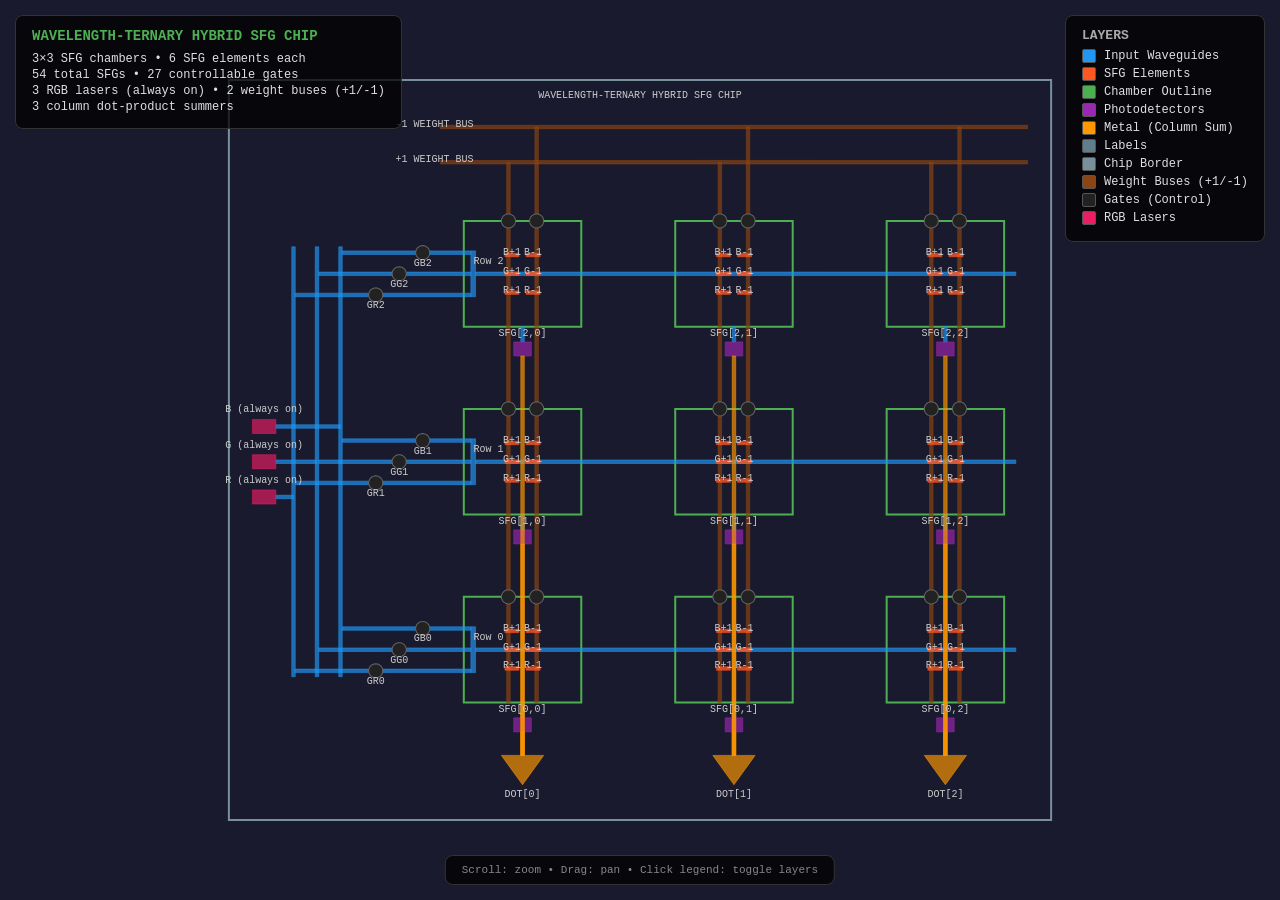
<file: gds/viewer.html>
<!DOCTYPE html>
<html>
<head>
<title>Wavelength-Ternary Hybrid SFG Chip - GDS Viewer</title>
<style>
* { margin: 0; padding: 0; box-sizing: border-box; }
body { background: #1a1a2e; font-family: 'Courier New', monospace; color: #e0e0e0; overflow: hidden; }
canvas { display: block; cursor: grab; }
canvas:active { cursor: grabbing; }
#hud { position: fixed; top: 15px; left: 15px; background: rgba(0,0,0,0.75); padding: 12px 16px; border-radius: 8px; border: 1px solid #333; font-size: 12px; z-index: 10; }
#hud h2 { color: #4CAF50; margin-bottom: 8px; font-size: 14px; }
#hud div { margin: 2px 0; }
#legend { position: fixed; top: 15px; right: 15px; background: rgba(0,0,0,0.75); padding: 12px 16px; border-radius: 8px; border: 1px solid #333; font-size: 12px; z-index: 10; }
#legend h3 { color: #aaa; margin-bottom: 6px; font-size: 13px; }
.legend-item { display: flex; align-items: center; gap: 8px; margin: 4px 0; cursor: pointer; }
.legend-item:hover { opacity: 0.8; }
.legend-swatch { width: 14px; height: 14px; border-radius: 2px; border: 1px solid #555; }
#controls { position: fixed; bottom: 15px; left: 50%; transform: translateX(-50%); background: rgba(0,0,0,0.75); padding: 8px 16px; border-radius: 8px; border: 1px solid #333; font-size: 11px; color: #888; z-index: 10; }
</style>
</head>
<body>
<div id="hud">
  <h2>WAVELENGTH-TERNARY HYBRID SFG CHIP</h2>
  <div>3&times;3 SFG chambers &bull; 6 SFG elements each</div>
  <div>54 total SFGs &bull; 27 controllable gates</div>
  <div>3 RGB lasers (always on) &bull; 2 weight buses (+1/-1)</div>
  <div>3 column dot-product summers</div>
</div>
<div id="legend">
  <h3>LAYERS</h3>
</div>
<div id="controls">Scroll: zoom &bull; Drag: pan &bull; Click legend: toggle layers</div>
<canvas id="c"></canvas>
<script>
const DATA = [{"type": "polygon", "points": [[100.0, 349.0], [120.0, 349.0], [120.0, 361.0], [100.0, 361.0]], "color": "#E91E63", "layer": 10, "name": "RGB Lasers"}, {"type": "polygon", "points": [[120.0, 353.5], [135.0, 353.5], [135.0, 356.5], [120.0, 356.5]], "color": "#2196F3", "layer": 1, "name": "Input Waveguides"}, {"type": "polygon", "points": [[133.5, 202.0], [136.5, 202.0], [136.5, 568.0], [133.5, 568.0]], "color": "#2196F3", "layer": 1, "name": "Input Waveguides"}, {"type": "polygon", "points": [[136.5, 205.5], [199.0, 205.5], [199.0, 208.5], [136.5, 208.5]], "color": "#2196F3", "layer": 1, "name": "Input Waveguides"}, {"type": "polygon", "points": [[211.0, 207.0], [210.885, 208.171], [210.543, 209.296], [209.989, 210.333], [209.243, 211.243], [208.333, 211.989], [207.296, 212.543], [206.171, 212.885], [205.0, 213.0], [203.829, 212.885], [202.704, 212.543], [201.667, 211.989], [200.757, 211.243], [200.011, 210.333], [199.457, 209.296], [199.115, 208.171], [199.0, 207.0], [199.115, 205.829], [199.457, 204.704], [200.011, 203.667], [200.757, 202.757], [201.667, 202.011], [202.704, 201.457], [203.829, 201.115], [205.0, 201.0], [206.171, 201.115], [207.296, 201.457], [208.333, 202.011], [209.243, 202.757], [209.989, 203.667], [210.543, 204.704], [210.885, 205.829]], "color": "#111111", "layer": 9, "name": "Gates (Control)"}, {"type": "polygon", "points": [[211.0, 205.5], [286.0, 205.5], [286.0, 208.5], [211.0, 208.5]], "color": "#2196F3", "layer": 1, "name": "Input Waveguides"}, {"type": "polygon", "points": [[136.5, 365.5], [199.0, 365.5], [199.0, 368.5], [136.5, 368.5]], "color": "#2196F3", "layer": 1, "name": "Input Waveguides"}, {"type": "polygon", "points": [[211.0, 367.0], [210.885, 368.171], [210.543, 369.296], [209.989, 370.333], [209.243, 371.243], [208.333, 371.98900000000003], [207.296, 372.543], [206.171, 372.885], [205.0, 373.0], [203.829, 372.885], [202.704, 372.543], [201.667, 371.98900000000003], [200.757, 371.243], [200.011, 370.333], [199.457, 369.296], [199.115, 368.171], [199.0, 367.0], [199.115, 365.829], [199.457, 364.704], [200.011, 363.66700000000003], [200.757, 362.757], [201.667, 362.011], [202.704, 361.457], [203.829, 361.115], [205.0, 361.0], [206.171, 361.115], [207.296, 361.457], [208.333, 362.011], [209.243, 362.757], [209.989, 363.66700000000003], [210.543, 364.704], [210.885, 365.829]], "color": "#111111", "layer": 9, "name": "Gates (Control)"}, {"type": "polygon", "points": [[211.0, 365.5], [286.0, 365.5], [286.0, 368.5], [211.0, 368.5]], "color": "#2196F3", "layer": 1, "name": "Input Waveguides"}, {"type": "polygon", "points": [[136.5, 525.5], [199.0, 525.5], [199.0, 528.5], [136.5, 528.5]], "color": "#2196F3", "layer": 1, "name": "Input Waveguides"}, {"type": "polygon", "points": [[211.0, 527.0], [210.885, 528.171], [210.543, 529.296], [209.989, 530.333], [209.243, 531.243], [208.333, 531.989], [207.296, 532.543], [206.171, 532.885], [205.0, 533.0], [203.829, 532.885], [202.704, 532.543], [201.667, 531.989], [200.757, 531.243], [200.011, 530.333], [199.457, 529.296], [199.115, 528.171], [199.0, 527.0], [199.115, 525.8290000000001], [199.457, 524.7040000000001], [200.011, 523.667], [200.757, 522.7570000000001], [201.667, 522.011], [202.704, 521.457], [203.829, 521.115], [205.0, 521.0], [206.171, 521.115], [207.296, 521.457], [208.333, 522.011], [209.243, 522.7570000000001], [209.989, 523.667], [210.543, 524.7040000000001], [210.885, 525.8290000000001]], "color": "#111111", "layer": 9, "name": "Gates (Control)"}, {"type": "polygon", "points": [[211.0, 525.5], [286.0, 525.5], [286.0, 528.5], [211.0, 528.5]], "color": "#2196F3", "layer": 1, "name": "Input Waveguides"}, {"type": "polygon", "points": [[100.0, 379.0], [120.0, 379.0], [120.0, 391.0], [100.0, 391.0]], "color": "#E91E63", "layer": 10, "name": "RGB Lasers"}, {"type": "polygon", "points": [[120.0, 383.5], [155.0, 383.5], [155.0, 386.5], [120.0, 386.5]], "color": "#2196F3", "layer": 1, "name": "Input Waveguides"}, {"type": "polygon", "points": [[153.5, 202.0], [156.5, 202.0], [156.5, 568.0], [153.5, 568.0]], "color": "#2196F3", "layer": 1, "name": "Input Waveguides"}, {"type": "polygon", "points": [[156.5, 223.5], [219.0, 223.5], [219.0, 226.5], [156.5, 226.5]], "color": "#2196F3", "layer": 1, "name": "Input Waveguides"}, {"type": "polygon", "points": [[231.0, 225.0], [230.885, 226.171], [230.543, 227.296], [229.989, 228.333], [229.243, 229.243], [228.333, 229.989], [227.296, 230.543], [226.171, 230.885], [225.0, 231.0], [223.829, 230.885], [222.704, 230.543], [221.667, 229.989], [220.757, 229.243], [220.011, 228.333], [219.457, 227.296], [219.115, 226.171], [219.0, 225.0], [219.115, 223.829], [219.457, 222.704], [220.011, 221.667], [220.757, 220.757], [221.667, 220.011], [222.704, 219.457], [223.829, 219.115], [225.0, 219.0], [226.171, 219.115], [227.296, 219.457], [228.333, 220.011], [229.243, 220.757], [229.989, 221.667], [230.543, 222.704], [230.885, 223.829]], "color": "#111111", "layer": 9, "name": "Gates (Control)"}, {"type": "polygon", "points": [[231.0, 223.5], [286.0, 223.5], [286.0, 226.5], [231.0, 226.5]], "color": "#2196F3", "layer": 1, "name": "Input Waveguides"}, {"type": "polygon", "points": [[156.5, 383.5], [219.0, 383.5], [219.0, 386.5], [156.5, 386.5]], "color": "#2196F3", "layer": 1, "name": "Input Waveguides"}, {"type": "polygon", "points": [[231.0, 385.0], [230.885, 386.171], [230.543, 387.296], [229.989, 388.333], [229.243, 389.243], [228.333, 389.98900000000003], [227.296, 390.543], [226.171, 390.885], [225.0, 391.0], [223.829, 390.885], [222.704, 390.543], [221.667, 389.98900000000003], [220.757, 389.243], [220.011, 388.333], [219.457, 387.296], [219.115, 386.171], [219.0, 385.0], [219.115, 383.829], [219.457, 382.704], [220.011, 381.66700000000003], [220.757, 380.757], [221.667, 380.011], [222.704, 379.457], [223.829, 379.115], [225.0, 379.0], [226.171, 379.115], [227.296, 379.457], [228.333, 380.011], [229.243, 380.757], [229.989, 381.66700000000003], [230.543, 382.704], [230.885, 383.829]], "color": "#111111", "layer": 9, "name": "Gates (Control)"}, {"type": "polygon", "points": [[231.0, 383.5], [286.0, 383.5], [286.0, 386.5], [231.0, 386.5]], "color": "#2196F3", "layer": 1, "name": "Input Waveguides"}, {"type": "polygon", "points": [[156.5, 543.5], [219.0, 543.5], [219.0, 546.5], [156.5, 546.5]], "color": "#2196F3", "layer": 1, "name": "Input Waveguides"}, {"type": "polygon", "points": [[231.0, 545.0], [230.885, 546.171], [230.543, 547.296], [229.989, 548.333], [229.243, 549.243], [228.333, 549.989], [227.296, 550.543], [226.171, 550.885], [225.0, 551.0], [223.829, 550.885], [222.704, 550.543], [221.667, 549.989], [220.757, 549.243], [220.011, 548.333], [219.457, 547.296], [219.115, 546.171], [219.0, 545.0], [219.115, 543.8290000000001], [219.457, 542.7040000000001], [220.011, 541.667], [220.757, 540.7570000000001], [221.667, 540.011], [222.704, 539.457], [223.829, 539.115], [225.0, 539.0], [226.171, 539.115], [227.296, 539.457], [228.333, 540.011], [229.243, 540.7570000000001], [229.989, 541.667], [230.543, 542.7040000000001], [230.885, 543.8290000000001]], "color": "#111111", "layer": 9, "name": "Gates (Control)"}, {"type": "polygon", "points": [[231.0, 543.5], [286.0, 543.5], [286.0, 546.5], [231.0, 546.5]], "color": "#2196F3", "layer": 1, "name": "Input Waveguides"}, {"type": "polygon", "points": [[100.0, 409.0], [120.0, 409.0], [120.0, 421.0], [100.0, 421.0]], "color": "#E91E63", "layer": 10, "name": "RGB Lasers"}, {"type": "polygon", "points": [[120.0, 413.5], [175.0, 413.5], [175.0, 416.5], [120.0, 416.5]], "color": "#2196F3", "layer": 1, "name": "Input Waveguides"}, {"type": "polygon", "points": [[173.5, 202.0], [176.5, 202.0], [176.5, 568.0], [173.5, 568.0]], "color": "#2196F3", "layer": 1, "name": "Input Waveguides"}, {"type": "polygon", "points": [[176.5, 241.5], [239.0, 241.5], [239.0, 244.5], [176.5, 244.5]], "color": "#2196F3", "layer": 1, "name": "Input Waveguides"}, {"type": "polygon", "points": [[251.0, 243.0], [250.88500000000002, 244.171], [250.543, 245.296], [249.989, 246.333], [249.243, 247.243], [248.333, 247.989], [247.296, 248.543], [246.171, 248.88500000000002], [245.0, 249.0], [243.829, 248.88500000000002], [242.704, 248.543], [241.667, 247.989], [240.757, 247.243], [240.011, 246.333], [239.457, 245.296], [239.115, 244.171], [239.0, 243.0], [239.115, 241.829], [239.457, 240.704], [240.011, 239.667], [240.757, 238.757], [241.667, 238.011], [242.704, 237.457], [243.829, 237.115], [245.0, 237.0], [246.171, 237.115], [247.296, 237.457], [248.333, 238.011], [249.243, 238.757], [249.989, 239.667], [250.543, 240.704], [250.88500000000002, 241.829]], "color": "#111111", "layer": 9, "name": "Gates (Control)"}, {"type": "polygon", "points": [[251.0, 241.5], [286.0, 241.5], [286.0, 244.5], [251.0, 244.5]], "color": "#2196F3", "layer": 1, "name": "Input Waveguides"}, {"type": "polygon", "points": [[176.5, 401.5], [239.0, 401.5], [239.0, 404.5], [176.5, 404.5]], "color": "#2196F3", "layer": 1, "name": "Input Waveguides"}, {"type": "polygon", "points": [[251.0, 403.0], [250.88500000000002, 404.171], [250.543, 405.296], [249.989, 406.333], [249.243, 407.243], [248.333, 407.98900000000003], [247.296, 408.543], [246.171, 408.885], [245.0, 409.0], [243.829, 408.885], [242.704, 408.543], [241.667, 407.98900000000003], [240.757, 407.243], [240.011, 406.333], [239.457, 405.296], [239.115, 404.171], [239.0, 403.0], [239.115, 401.829], [239.457, 400.704], [240.011, 399.66700000000003], [240.757, 398.757], [241.667, 398.011], [242.704, 397.457], [243.829, 397.115], [245.0, 397.0], [246.171, 397.115], [247.296, 397.457], [248.333, 398.011], [249.243, 398.757], [249.989, 399.66700000000003], [250.543, 400.704], [250.88500000000002, 401.829]], "color": "#111111", "layer": 9, "name": "Gates (Control)"}, {"type": "polygon", "points": [[251.0, 401.5], [286.0, 401.5], [286.0, 404.5], [251.0, 404.5]], "color": "#2196F3", "layer": 1, "name": "Input Waveguides"}, {"type": "polygon", "points": [[176.5, 561.5], [239.0, 561.5], [239.0, 564.5], [176.5, 564.5]], "color": "#2196F3", "layer": 1, "name": "Input Waveguides"}, {"type": "polygon", "points": [[251.0, 563.0], [250.88500000000002, 564.171], [250.543, 565.296], [249.989, 566.333], [249.243, 567.243], [248.333, 567.989], [247.296, 568.543], [246.171, 568.885], [245.0, 569.0], [243.829, 568.885], [242.704, 568.543], [241.667, 567.989], [240.757, 567.243], [240.011, 566.333], [239.457, 565.296], [239.115, 564.171], [239.0, 563.0], [239.115, 561.8290000000001], [239.457, 560.7040000000001], [240.011, 559.667], [240.757, 558.7570000000001], [241.667, 558.011], [242.704, 557.457], [243.829, 557.115], [245.0, 557.0], [246.171, 557.115], [247.296, 557.457], [248.333, 558.011], [249.243, 558.7570000000001], [249.989, 559.667], [250.543, 560.7040000000001], [250.88500000000002, 561.8290000000001]], "color": "#111111", "layer": 9, "name": "Gates (Control)"}, {"type": "polygon", "points": [[251.0, 561.5], [286.0, 561.5], [286.0, 564.5], [251.0, 564.5]], "color": "#2196F3", "layer": 1, "name": "Input Waveguides"}, {"type": "polygon", "points": [[286.0, 205.5], [290.0, 205.5], [290.0, 244.5], [286.0, 244.5]], "color": "#2196F3", "layer": 1, "name": "Input Waveguides"}, {"type": "polygon", "points": [[290.0, 223.5], [750.0, 223.5], [750.0, 226.5], [290.0, 226.5]], "color": "#2196F3", "layer": 1, "name": "Input Waveguides"}, {"type": "polygon", "points": [[286.0, 365.5], [290.0, 365.5], [290.0, 404.5], [286.0, 404.5]], "color": "#2196F3", "layer": 1, "name": "Input Waveguides"}, {"type": "polygon", "points": [[290.0, 383.5], [750.0, 383.5], [750.0, 386.5], [290.0, 386.5]], "color": "#2196F3", "layer": 1, "name": "Input Waveguides"}, {"type": "polygon", "points": [[286.0, 525.5], [290.0, 525.5], [290.0, 564.5], [286.0, 564.5]], "color": "#2196F3", "layer": 1, "name": "Input Waveguides"}, {"type": "polygon", "points": [[290.0, 543.5], [750.0, 543.5], [750.0, 546.5], [290.0, 546.5]], "color": "#2196F3", "layer": 1, "name": "Input Waveguides"}, {"type": "polygon", "points": [[260.0, 638.5], [760.0, 638.5], [760.0, 641.5], [260.0, 641.5]], "color": "#8B4513", "layer": 8, "name": "Weight Buses (+1/-1)"}, {"type": "polygon", "points": [[260.0, 668.5], [760.0, 668.5], [760.0, 671.5], [260.0, 671.5]], "color": "#8B4513", "layer": 8, "name": "Weight Buses (+1/-1)"}, {"type": "polygon", "points": [[316.5, 590.0], [319.5, 590.0], [319.5, 640.0], [316.5, 640.0]], "color": "#8B4513", "layer": 8, "name": "Weight Buses (+1/-1)"}, {"type": "polygon", "points": [[340.5, 590.0], [343.5, 590.0], [343.5, 670.0], [340.5, 670.0]], "color": "#8B4513", "layer": 8, "name": "Weight Buses (+1/-1)"}, {"type": "polygon", "points": [[316.5, 180.0], [319.5, 180.0], [319.5, 590.0], [316.5, 590.0]], "color": "#8B4513", "layer": 8, "name": "Weight Buses (+1/-1)"}, {"type": "polygon", "points": [[340.5, 180.0], [343.5, 180.0], [343.5, 590.0], [340.5, 590.0]], "color": "#8B4513", "layer": 8, "name": "Weight Buses (+1/-1)"}, {"type": "polygon", "points": [[496.5, 590.0], [499.5, 590.0], [499.5, 640.0], [496.5, 640.0]], "color": "#8B4513", "layer": 8, "name": "Weight Buses (+1/-1)"}, {"type": "polygon", "points": [[520.5, 590.0], [523.5, 590.0], [523.5, 670.0], [520.5, 670.0]], "color": "#8B4513", "layer": 8, "name": "Weight Buses (+1/-1)"}, {"type": "polygon", "points": [[496.5, 180.0], [499.5, 180.0], [499.5, 590.0], [496.5, 590.0]], "color": "#8B4513", "layer": 8, "name": "Weight Buses (+1/-1)"}, {"type": "polygon", "points": [[520.5, 180.0], [523.5, 180.0], [523.5, 590.0], [520.5, 590.0]], "color": "#8B4513", "layer": 8, "name": "Weight Buses (+1/-1)"}, {"type": "polygon", "points": [[676.5, 590.0], [679.5, 590.0], [679.5, 640.0], [676.5, 640.0]], "color": "#8B4513", "layer": 8, "name": "Weight Buses (+1/-1)"}, {"type": "polygon", "points": [[700.5, 590.0], [703.5, 590.0], [703.5, 670.0], [700.5, 670.0]], "color": "#8B4513", "layer": 8, "name": "Weight Buses (+1/-1)"}, {"type": "polygon", "points": [[676.5, 180.0], [679.5, 180.0], [679.5, 590.0], [676.5, 590.0]], "color": "#8B4513", "layer": 8, "name": "Weight Buses (+1/-1)"}, {"type": "polygon", "points": [[700.5, 180.0], [703.5, 180.0], [703.5, 590.0], [700.5, 590.0]], "color": "#8B4513", "layer": 8, "name": "Weight Buses (+1/-1)"}, {"type": "polygon", "points": [[280.0, 180.0], [380.0, 180.0], [380.0, 270.0], [280.0, 270.0]], "color": "#4CAF50", "layer": 3, "name": "Chamber Outline"}, {"type": "polygon", "points": [[315.0, 207.5], [327.0, 207.5], [327.0, 210.5], [315.0, 210.5]], "color": "#FF5722", "layer": 2, "name": "SFG Elements"}, {"type": "polygon", "points": [[333.0, 207.5], [345.0, 207.5], [345.0, 210.5], [333.0, 210.5]], "color": "#FF5722", "layer": 2, "name": "SFG Elements"}, {"type": "polygon", "points": [[315.0, 223.5], [327.0, 223.5], [327.0, 226.5], [315.0, 226.5]], "color": "#FF5722", "layer": 2, "name": "SFG Elements"}, {"type": "polygon", "points": [[333.0, 223.5], [345.0, 223.5], [345.0, 226.5], [333.0, 226.5]], "color": "#FF5722", "layer": 2, "name": "SFG Elements"}, {"type": "polygon", "points": [[315.0, 239.5], [327.0, 239.5], [327.0, 242.5], [315.0, 242.5]], "color": "#FF5722", "layer": 2, "name": "SFG Elements"}, {"type": "polygon", "points": [[333.0, 239.5], [345.0, 239.5], [345.0, 242.5], [333.0, 242.5]], "color": "#FF5722", "layer": 2, "name": "SFG Elements"}, {"type": "polygon", "points": [[324.0, 270.0], [323.885, 271.171], [323.543, 272.296], [322.98900000000003, 273.333], [322.243, 274.243], [321.333, 274.98900000000003], [320.296, 275.543], [319.171, 275.885], [318.0, 276.0], [316.829, 275.885], [315.704, 275.543], [314.66700000000003, 274.98900000000003], [313.757, 274.243], [313.011, 273.333], [312.457, 272.296], [312.115, 271.171], [312.0, 270.0], [312.115, 268.829], [312.457, 267.704], [313.011, 266.66700000000003], [313.757, 265.757], [314.66700000000003, 265.011], [315.704, 264.457], [316.829, 264.115], [318.0, 264.0], [319.171, 264.115], [320.296, 264.457], [321.333, 265.011], [322.243, 265.757], [322.98900000000003, 266.66700000000003], [323.543, 267.704], [323.885, 268.829]], "color": "#111111", "layer": 9, "name": "Gates (Control)"}, {"type": "polygon", "points": [[348.0, 270.0], [347.885, 271.171], [347.543, 272.296], [346.98900000000003, 273.333], [346.243, 274.243], [345.333, 274.98900000000003], [344.296, 275.543], [343.171, 275.885], [342.0, 276.0], [340.829, 275.885], [339.704, 275.543], [338.66700000000003, 274.98900000000003], [337.757, 274.243], [337.011, 273.333], [336.457, 272.296], [336.115, 271.171], [336.0, 270.0], [336.115, 268.829], [336.457, 267.704], [337.011, 266.66700000000003], [337.757, 265.757], [338.66700000000003, 265.011], [339.704, 264.457], [340.829, 264.115], [342.0, 264.0], [343.171, 264.115], [344.296, 264.457], [345.333, 265.011], [346.243, 265.757], [346.98900000000003, 266.66700000000003], [347.543, 267.704], [347.885, 268.829]], "color": "#111111", "layer": 9, "name": "Gates (Control)"}, {"type": "polygon", "points": [[328.5, 167.0], [331.5, 167.0], [331.5, 180.0], [328.5, 180.0]], "color": "#2196F3", "layer": 1, "name": "Input Waveguides"}, {"type": "polygon", "points": [[322.5, 155.0], [337.5, 155.0], [337.5, 167.0], [322.5, 167.0]], "color": "#9C27B0", "layer": 4, "name": "Photodetectors"}, {"type": "polygon", "points": [[460.0, 180.0], [560.0, 180.0], [560.0, 270.0], [460.0, 270.0]], "color": "#4CAF50", "layer": 3, "name": "Chamber Outline"}, {"type": "polygon", "points": [[495.0, 207.5], [507.0, 207.5], [507.0, 210.5], [495.0, 210.5]], "color": "#FF5722", "layer": 2, "name": "SFG Elements"}, {"type": "polygon", "points": [[513.0, 207.5], [525.0, 207.5], [525.0, 210.5], [513.0, 210.5]], "color": "#FF5722", "layer": 2, "name": "SFG Elements"}, {"type": "polygon", "points": [[495.0, 223.5], [507.0, 223.5], [507.0, 226.5], [495.0, 226.5]], "color": "#FF5722", "layer": 2, "name": "SFG Elements"}, {"type": "polygon", "points": [[513.0, 223.5], [525.0, 223.5], [525.0, 226.5], [513.0, 226.5]], "color": "#FF5722", "layer": 2, "name": "SFG Elements"}, {"type": "polygon", "points": [[495.0, 239.5], [507.0, 239.5], [507.0, 242.5], [495.0, 242.5]], "color": "#FF5722", "layer": 2, "name": "SFG Elements"}, {"type": "polygon", "points": [[513.0, 239.5], [525.0, 239.5], [525.0, 242.5], [513.0, 242.5]], "color": "#FF5722", "layer": 2, "name": "SFG Elements"}, {"type": "polygon", "points": [[504.0, 270.0], [503.885, 271.171], [503.543, 272.296], [502.98900000000003, 273.333], [502.243, 274.243], [501.333, 274.98900000000003], [500.296, 275.543], [499.171, 275.885], [498.0, 276.0], [496.829, 275.885], [495.704, 275.543], [494.66700000000003, 274.98900000000003], [493.757, 274.243], [493.011, 273.333], [492.457, 272.296], [492.115, 271.171], [492.0, 270.0], [492.115, 268.829], [492.457, 267.704], [493.011, 266.66700000000003], [493.757, 265.757], [494.66700000000003, 265.011], [495.704, 264.457], [496.829, 264.115], [498.0, 264.0], [499.171, 264.115], [500.296, 264.457], [501.333, 265.011], [502.243, 265.757], [502.98900000000003, 266.66700000000003], [503.543, 267.704], [503.885, 268.829]], "color": "#111111", "layer": 9, "name": "Gates (Control)"}, {"type": "polygon", "points": [[528.0, 270.0], [527.885, 271.171], [527.543, 272.296], [526.989, 273.333], [526.243, 274.243], [525.333, 274.98900000000003], [524.296, 275.543], [523.171, 275.885], [522.0, 276.0], [520.8290000000001, 275.885], [519.7040000000001, 275.543], [518.667, 274.98900000000003], [517.7570000000001, 274.243], [517.011, 273.333], [516.457, 272.296], [516.115, 271.171], [516.0, 270.0], [516.115, 268.829], [516.457, 267.704], [517.011, 266.66700000000003], [517.7570000000001, 265.757], [518.667, 265.011], [519.7040000000001, 264.457], [520.8290000000001, 264.115], [522.0, 264.0], [523.171, 264.115], [524.296, 264.457], [525.333, 265.011], [526.243, 265.757], [526.989, 266.66700000000003], [527.543, 267.704], [527.885, 268.829]], "color": "#111111", "layer": 9, "name": "Gates (Control)"}, {"type": "polygon", "points": [[508.5, 167.0], [511.5, 167.0], [511.5, 180.0], [508.5, 180.0]], "color": "#2196F3", "layer": 1, "name": "Input Waveguides"}, {"type": "polygon", "points": [[502.5, 155.0], [517.5, 155.0], [517.5, 167.0], [502.5, 167.0]], "color": "#9C27B0", "layer": 4, "name": "Photodetectors"}, {"type": "polygon", "points": [[640.0, 180.0], [740.0, 180.0], [740.0, 270.0], [640.0, 270.0]], "color": "#4CAF50", "layer": 3, "name": "Chamber Outline"}, {"type": "polygon", "points": [[675.0, 207.5], [687.0, 207.5], [687.0, 210.5], [675.0, 210.5]], "color": "#FF5722", "layer": 2, "name": "SFG Elements"}, {"type": "polygon", "points": [[693.0, 207.5], [705.0, 207.5], [705.0, 210.5], [693.0, 210.5]], "color": "#FF5722", "layer": 2, "name": "SFG Elements"}, {"type": "polygon", "points": [[675.0, 223.5], [687.0, 223.5], [687.0, 226.5], [675.0, 226.5]], "color": "#FF5722", "layer": 2, "name": "SFG Elements"}, {"type": "polygon", "points": [[693.0, 223.5], [705.0, 223.5], [705.0, 226.5], [693.0, 226.5]], "color": "#FF5722", "layer": 2, "name": "SFG Elements"}, {"type": "polygon", "points": [[675.0, 239.5], [687.0, 239.5], [687.0, 242.5], [675.0, 242.5]], "color": "#FF5722", "layer": 2, "name": "SFG Elements"}, {"type": "polygon", "points": [[693.0, 239.5], [705.0, 239.5], [705.0, 242.5], [693.0, 242.5]], "color": "#FF5722", "layer": 2, "name": "SFG Elements"}, {"type": "polygon", "points": [[684.0, 270.0], [683.885, 271.171], [683.543, 272.296], [682.989, 273.333], [682.243, 274.243], [681.333, 274.98900000000003], [680.296, 275.543], [679.171, 275.885], [678.0, 276.0], [676.8290000000001, 275.885], [675.7040000000001, 275.543], [674.667, 274.98900000000003], [673.7570000000001, 274.243], [673.011, 273.333], [672.457, 272.296], [672.115, 271.171], [672.0, 270.0], [672.115, 268.829], [672.457, 267.704], [673.011, 266.66700000000003], [673.7570000000001, 265.757], [674.667, 265.011], [675.7040000000001, 264.457], [676.8290000000001, 264.115], [678.0, 264.0], [679.171, 264.115], [680.296, 264.457], [681.333, 265.011], [682.243, 265.757], [682.989, 266.66700000000003], [683.543, 267.704], [683.885, 268.829]], "color": "#111111", "layer": 9, "name": "Gates (Control)"}, {"type": "polygon", "points": [[708.0, 270.0], [707.885, 271.171], [707.543, 272.296], [706.989, 273.333], [706.243, 274.243], [705.333, 274.98900000000003], [704.296, 275.543], [703.171, 275.885], [702.0, 276.0], [700.8290000000001, 275.885], [699.7040000000001, 275.543], [698.667, 274.98900000000003], [697.7570000000001, 274.243], [697.011, 273.333], [696.457, 272.296], [696.115, 271.171], [696.0, 270.0], [696.115, 268.829], [696.457, 267.704], [697.011, 266.66700000000003], [697.7570000000001, 265.757], [698.667, 265.011], [699.7040000000001, 264.457], [700.8290000000001, 264.115], [702.0, 264.0], [703.171, 264.115], [704.296, 264.457], [705.333, 265.011], [706.243, 265.757], [706.989, 266.66700000000003], [707.543, 267.704], [707.885, 268.829]], "color": "#111111", "layer": 9, "name": "Gates (Control)"}, {"type": "polygon", "points": [[688.5, 167.0], [691.5, 167.0], [691.5, 180.0], [688.5, 180.0]], "color": "#2196F3", "layer": 1, "name": "Input Waveguides"}, {"type": "polygon", "points": [[682.5, 155.0], [697.5, 155.0], [697.5, 167.0], [682.5, 167.0]], "color": "#9C27B0", "layer": 4, "name": "Photodetectors"}, {"type": "polygon", "points": [[280.0, 340.0], [380.0, 340.0], [380.0, 430.0], [280.0, 430.0]], "color": "#4CAF50", "layer": 3, "name": "Chamber Outline"}, {"type": "polygon", "points": [[315.0, 367.5], [327.0, 367.5], [327.0, 370.5], [315.0, 370.5]], "color": "#FF5722", "layer": 2, "name": "SFG Elements"}, {"type": "polygon", "points": [[333.0, 367.5], [345.0, 367.5], [345.0, 370.5], [333.0, 370.5]], "color": "#FF5722", "layer": 2, "name": "SFG Elements"}, {"type": "polygon", "points": [[315.0, 383.5], [327.0, 383.5], [327.0, 386.5], [315.0, 386.5]], "color": "#FF5722", "layer": 2, "name": "SFG Elements"}, {"type": "polygon", "points": [[333.0, 383.5], [345.0, 383.5], [345.0, 386.5], [333.0, 386.5]], "color": "#FF5722", "layer": 2, "name": "SFG Elements"}, {"type": "polygon", "points": [[315.0, 399.5], [327.0, 399.5], [327.0, 402.5], [315.0, 402.5]], "color": "#FF5722", "layer": 2, "name": "SFG Elements"}, {"type": "polygon", "points": [[333.0, 399.5], [345.0, 399.5], [345.0, 402.5], [333.0, 402.5]], "color": "#FF5722", "layer": 2, "name": "SFG Elements"}, {"type": "polygon", "points": [[324.0, 430.0], [323.885, 431.171], [323.543, 432.296], [322.98900000000003, 433.333], [322.243, 434.243], [321.333, 434.98900000000003], [320.296, 435.543], [319.171, 435.885], [318.0, 436.0], [316.829, 435.885], [315.704, 435.543], [314.66700000000003, 434.98900000000003], [313.757, 434.243], [313.011, 433.333], [312.457, 432.296], [312.115, 431.171], [312.0, 430.0], [312.115, 428.829], [312.457, 427.704], [313.011, 426.66700000000003], [313.757, 425.757], [314.66700000000003, 425.011], [315.704, 424.457], [316.829, 424.115], [318.0, 424.0], [319.171, 424.115], [320.296, 424.457], [321.333, 425.011], [322.243, 425.757], [322.98900000000003, 426.66700000000003], [323.543, 427.704], [323.885, 428.829]], "color": "#111111", "layer": 9, "name": "Gates (Control)"}, {"type": "polygon", "points": [[348.0, 430.0], [347.885, 431.171], [347.543, 432.296], [346.98900000000003, 433.333], [346.243, 434.243], [345.333, 434.98900000000003], [344.296, 435.543], [343.171, 435.885], [342.0, 436.0], [340.829, 435.885], [339.704, 435.543], [338.66700000000003, 434.98900000000003], [337.757, 434.243], [337.011, 433.333], [336.457, 432.296], [336.115, 431.171], [336.0, 430.0], [336.115, 428.829], [336.457, 427.704], [337.011, 426.66700000000003], [337.757, 425.757], [338.66700000000003, 425.011], [339.704, 424.457], [340.829, 424.115], [342.0, 424.0], [343.171, 424.115], [344.296, 424.457], [345.333, 425.011], [346.243, 425.757], [346.98900000000003, 426.66700000000003], [347.543, 427.704], [347.885, 428.829]], "color": "#111111", "layer": 9, "name": "Gates (Control)"}, {"type": "polygon", "points": [[328.5, 327.0], [331.5, 327.0], [331.5, 340.0], [328.5, 340.0]], "color": "#2196F3", "layer": 1, "name": "Input Waveguides"}, {"type": "polygon", "points": [[322.5, 315.0], [337.5, 315.0], [337.5, 327.0], [322.5, 327.0]], "color": "#9C27B0", "layer": 4, "name": "Photodetectors"}, {"type": "polygon", "points": [[460.0, 340.0], [560.0, 340.0], [560.0, 430.0], [460.0, 430.0]], "color": "#4CAF50", "layer": 3, "name": "Chamber Outline"}, {"type": "polygon", "points": [[495.0, 367.5], [507.0, 367.5], [507.0, 370.5], [495.0, 370.5]], "color": "#FF5722", "layer": 2, "name": "SFG Elements"}, {"type": "polygon", "points": [[513.0, 367.5], [525.0, 367.5], [525.0, 370.5], [513.0, 370.5]], "color": "#FF5722", "layer": 2, "name": "SFG Elements"}, {"type": "polygon", "points": [[495.0, 383.5], [507.0, 383.5], [507.0, 386.5], [495.0, 386.5]], "color": "#FF5722", "layer": 2, "name": "SFG Elements"}, {"type": "polygon", "points": [[513.0, 383.5], [525.0, 383.5], [525.0, 386.5], [513.0, 386.5]], "color": "#FF5722", "layer": 2, "name": "SFG Elements"}, {"type": "polygon", "points": [[495.0, 399.5], [507.0, 399.5], [507.0, 402.5], [495.0, 402.5]], "color": "#FF5722", "layer": 2, "name": "SFG Elements"}, {"type": "polygon", "points": [[513.0, 399.5], [525.0, 399.5], [525.0, 402.5], [513.0, 402.5]], "color": "#FF5722", "layer": 2, "name": "SFG Elements"}, {"type": "polygon", "points": [[504.0, 430.0], [503.885, 431.171], [503.543, 432.296], [502.98900000000003, 433.333], [502.243, 434.243], [501.333, 434.98900000000003], [500.296, 435.543], [499.171, 435.885], [498.0, 436.0], [496.829, 435.885], [495.704, 435.543], [494.66700000000003, 434.98900000000003], [493.757, 434.243], [493.011, 433.333], [492.457, 432.296], [492.115, 431.171], [492.0, 430.0], [492.115, 428.829], [492.457, 427.704], [493.011, 426.66700000000003], [493.757, 425.757], [494.66700000000003, 425.011], [495.704, 424.457], [496.829, 424.115], [498.0, 424.0], [499.171, 424.115], [500.296, 424.457], [501.333, 425.011], [502.243, 425.757], [502.98900000000003, 426.66700000000003], [503.543, 427.704], [503.885, 428.829]], "color": "#111111", "layer": 9, "name": "Gates (Control)"}, {"type": "polygon", "points": [[528.0, 430.0], [527.885, 431.171], [527.543, 432.296], [526.989, 433.333], [526.243, 434.243], [525.333, 434.98900000000003], [524.296, 435.543], [523.171, 435.885], [522.0, 436.0], [520.8290000000001, 435.885], [519.7040000000001, 435.543], [518.667, 434.98900000000003], [517.7570000000001, 434.243], [517.011, 433.333], [516.457, 432.296], [516.115, 431.171], [516.0, 430.0], [516.115, 428.829], [516.457, 427.704], [517.011, 426.66700000000003], [517.7570000000001, 425.757], [518.667, 425.011], [519.7040000000001, 424.457], [520.8290000000001, 424.115], [522.0, 424.0], [523.171, 424.115], [524.296, 424.457], [525.333, 425.011], [526.243, 425.757], [526.989, 426.66700000000003], [527.543, 427.704], [527.885, 428.829]], "color": "#111111", "layer": 9, "name": "Gates (Control)"}, {"type": "polygon", "points": [[508.5, 327.0], [511.5, 327.0], [511.5, 340.0], [508.5, 340.0]], "color": "#2196F3", "layer": 1, "name": "Input Waveguides"}, {"type": "polygon", "points": [[502.5, 315.0], [517.5, 315.0], [517.5, 327.0], [502.5, 327.0]], "color": "#9C27B0", "layer": 4, "name": "Photodetectors"}, {"type": "polygon", "points": [[640.0, 340.0], [740.0, 340.0], [740.0, 430.0], [640.0, 430.0]], "color": "#4CAF50", "layer": 3, "name": "Chamber Outline"}, {"type": "polygon", "points": [[675.0, 367.5], [687.0, 367.5], [687.0, 370.5], [675.0, 370.5]], "color": "#FF5722", "layer": 2, "name": "SFG Elements"}, {"type": "polygon", "points": [[693.0, 367.5], [705.0, 367.5], [705.0, 370.5], [693.0, 370.5]], "color": "#FF5722", "layer": 2, "name": "SFG Elements"}, {"type": "polygon", "points": [[675.0, 383.5], [687.0, 383.5], [687.0, 386.5], [675.0, 386.5]], "color": "#FF5722", "layer": 2, "name": "SFG Elements"}, {"type": "polygon", "points": [[693.0, 383.5], [705.0, 383.5], [705.0, 386.5], [693.0, 386.5]], "color": "#FF5722", "layer": 2, "name": "SFG Elements"}, {"type": "polygon", "points": [[675.0, 399.5], [687.0, 399.5], [687.0, 402.5], [675.0, 402.5]], "color": "#FF5722", "layer": 2, "name": "SFG Elements"}, {"type": "polygon", "points": [[693.0, 399.5], [705.0, 399.5], [705.0, 402.5], [693.0, 402.5]], "color": "#FF5722", "layer": 2, "name": "SFG Elements"}, {"type": "polygon", "points": [[684.0, 430.0], [683.885, 431.171], [683.543, 432.296], [682.989, 433.333], [682.243, 434.243], [681.333, 434.98900000000003], [680.296, 435.543], [679.171, 435.885], [678.0, 436.0], [676.8290000000001, 435.885], [675.7040000000001, 435.543], [674.667, 434.98900000000003], [673.7570000000001, 434.243], [673.011, 433.333], [672.457, 432.296], [672.115, 431.171], [672.0, 430.0], [672.115, 428.829], [672.457, 427.704], [673.011, 426.66700000000003], [673.7570000000001, 425.757], [674.667, 425.011], [675.7040000000001, 424.457], [676.8290000000001, 424.115], [678.0, 424.0], [679.171, 424.115], [680.296, 424.457], [681.333, 425.011], [682.243, 425.757], [682.989, 426.66700000000003], [683.543, 427.704], [683.885, 428.829]], "color": "#111111", "layer": 9, "name": "Gates (Control)"}, {"type": "polygon", "points": [[708.0, 430.0], [707.885, 431.171], [707.543, 432.296], [706.989, 433.333], [706.243, 434.243], [705.333, 434.98900000000003], [704.296, 435.543], [703.171, 435.885], [702.0, 436.0], [700.8290000000001, 435.885], [699.7040000000001, 435.543], [698.667, 434.98900000000003], [697.7570000000001, 434.243], [697.011, 433.333], [696.457, 432.296], [696.115, 431.171], [696.0, 430.0], [696.115, 428.829], [696.457, 427.704], [697.011, 426.66700000000003], [697.7570000000001, 425.757], [698.667, 425.011], [699.7040000000001, 424.457], [700.8290000000001, 424.115], [702.0, 424.0], [703.171, 424.115], [704.296, 424.457], [705.333, 425.011], [706.243, 425.757], [706.989, 426.66700000000003], [707.543, 427.704], [707.885, 428.829]], "color": "#111111", "layer": 9, "name": "Gates (Control)"}, {"type": "polygon", "points": [[688.5, 327.0], [691.5, 327.0], [691.5, 340.0], [688.5, 340.0]], "color": "#2196F3", "layer": 1, "name": "Input Waveguides"}, {"type": "polygon", "points": [[682.5, 315.0], [697.5, 315.0], [697.5, 327.0], [682.5, 327.0]], "color": "#9C27B0", "layer": 4, "name": "Photodetectors"}, {"type": "polygon", "points": [[280.0, 500.0], [380.0, 500.0], [380.0, 590.0], [280.0, 590.0]], "color": "#4CAF50", "layer": 3, "name": "Chamber Outline"}, {"type": "polygon", "points": [[315.0, 527.5], [327.0, 527.5], [327.0, 530.5], [315.0, 530.5]], "color": "#FF5722", "layer": 2, "name": "SFG Elements"}, {"type": "polygon", "points": [[333.0, 527.5], [345.0, 527.5], [345.0, 530.5], [333.0, 530.5]], "color": "#FF5722", "layer": 2, "name": "SFG Elements"}, {"type": "polygon", "points": [[315.0, 543.5], [327.0, 543.5], [327.0, 546.5], [315.0, 546.5]], "color": "#FF5722", "layer": 2, "name": "SFG Elements"}, {"type": "polygon", "points": [[333.0, 543.5], [345.0, 543.5], [345.0, 546.5], [333.0, 546.5]], "color": "#FF5722", "layer": 2, "name": "SFG Elements"}, {"type": "polygon", "points": [[315.0, 559.5], [327.0, 559.5], [327.0, 562.5], [315.0, 562.5]], "color": "#FF5722", "layer": 2, "name": "SFG Elements"}, {"type": "polygon", "points": [[333.0, 559.5], [345.0, 559.5], [345.0, 562.5], [333.0, 562.5]], "color": "#FF5722", "layer": 2, "name": "SFG Elements"}, {"type": "polygon", "points": [[324.0, 590.0], [323.885, 591.171], [323.543, 592.296], [322.98900000000003, 593.333], [322.243, 594.243], [321.333, 594.989], [320.296, 595.543], [319.171, 595.885], [318.0, 596.0], [316.829, 595.885], [315.704, 595.543], [314.66700000000003, 594.989], [313.757, 594.243], [313.011, 593.333], [312.457, 592.296], [312.115, 591.171], [312.0, 590.0], [312.115, 588.8290000000001], [312.457, 587.7040000000001], [313.011, 586.667], [313.757, 585.7570000000001], [314.66700000000003, 585.011], [315.704, 584.457], [316.829, 584.115], [318.0, 584.0], [319.171, 584.115], [320.296, 584.457], [321.333, 585.011], [322.243, 585.7570000000001], [322.98900000000003, 586.667], [323.543, 587.7040000000001], [323.885, 588.8290000000001]], "color": "#111111", "layer": 9, "name": "Gates (Control)"}, {"type": "polygon", "points": [[348.0, 590.0], [347.885, 591.171], [347.543, 592.296], [346.98900000000003, 593.333], [346.243, 594.243], [345.333, 594.989], [344.296, 595.543], [343.171, 595.885], [342.0, 596.0], [340.829, 595.885], [339.704, 595.543], [338.66700000000003, 594.989], [337.757, 594.243], [337.011, 593.333], [336.457, 592.296], [336.115, 591.171], [336.0, 590.0], [336.115, 588.8290000000001], [336.457, 587.7040000000001], [337.011, 586.667], [337.757, 585.7570000000001], [338.66700000000003, 585.011], [339.704, 584.457], [340.829, 584.115], [342.0, 584.0], [343.171, 584.115], [344.296, 584.457], [345.333, 585.011], [346.243, 585.7570000000001], [346.98900000000003, 586.667], [347.543, 587.7040000000001], [347.885, 588.8290000000001]], "color": "#111111", "layer": 9, "name": "Gates (Control)"}, {"type": "polygon", "points": [[328.5, 487.0], [331.5, 487.0], [331.5, 500.0], [328.5, 500.0]], "color": "#2196F3", "layer": 1, "name": "Input Waveguides"}, {"type": "polygon", "points": [[322.5, 475.0], [337.5, 475.0], [337.5, 487.0], [322.5, 487.0]], "color": "#9C27B0", "layer": 4, "name": "Photodetectors"}, {"type": "polygon", "points": [[460.0, 500.0], [560.0, 500.0], [560.0, 590.0], [460.0, 590.0]], "color": "#4CAF50", "layer": 3, "name": "Chamber Outline"}, {"type": "polygon", "points": [[495.0, 527.5], [507.0, 527.5], [507.0, 530.5], [495.0, 530.5]], "color": "#FF5722", "layer": 2, "name": "SFG Elements"}, {"type": "polygon", "points": [[513.0, 527.5], [525.0, 527.5], [525.0, 530.5], [513.0, 530.5]], "color": "#FF5722", "layer": 2, "name": "SFG Elements"}, {"type": "polygon", "points": [[495.0, 543.5], [507.0, 543.5], [507.0, 546.5], [495.0, 546.5]], "color": "#FF5722", "layer": 2, "name": "SFG Elements"}, {"type": "polygon", "points": [[513.0, 543.5], [525.0, 543.5], [525.0, 546.5], [513.0, 546.5]], "color": "#FF5722", "layer": 2, "name": "SFG Elements"}, {"type": "polygon", "points": [[495.0, 559.5], [507.0, 559.5], [507.0, 562.5], [495.0, 562.5]], "color": "#FF5722", "layer": 2, "name": "SFG Elements"}, {"type": "polygon", "points": [[513.0, 559.5], [525.0, 559.5], [525.0, 562.5], [513.0, 562.5]], "color": "#FF5722", "layer": 2, "name": "SFG Elements"}, {"type": "polygon", "points": [[504.0, 590.0], [503.885, 591.171], [503.543, 592.296], [502.98900000000003, 593.333], [502.243, 594.243], [501.333, 594.989], [500.296, 595.543], [499.171, 595.885], [498.0, 596.0], [496.829, 595.885], [495.704, 595.543], [494.66700000000003, 594.989], [493.757, 594.243], [493.011, 593.333], [492.457, 592.296], [492.115, 591.171], [492.0, 590.0], [492.115, 588.8290000000001], [492.457, 587.7040000000001], [493.011, 586.667], [493.757, 585.7570000000001], [494.66700000000003, 585.011], [495.704, 584.457], [496.829, 584.115], [498.0, 584.0], [499.171, 584.115], [500.296, 584.457], [501.333, 585.011], [502.243, 585.7570000000001], [502.98900000000003, 586.667], [503.543, 587.7040000000001], [503.885, 588.8290000000001]], "color": "#111111", "layer": 9, "name": "Gates (Control)"}, {"type": "polygon", "points": [[528.0, 590.0], [527.885, 591.171], [527.543, 592.296], [526.989, 593.333], [526.243, 594.243], [525.333, 594.989], [524.296, 595.543], [523.171, 595.885], [522.0, 596.0], [520.8290000000001, 595.885], [519.7040000000001, 595.543], [518.667, 594.989], [517.7570000000001, 594.243], [517.011, 593.333], [516.457, 592.296], [516.115, 591.171], [516.0, 590.0], [516.115, 588.8290000000001], [516.457, 587.7040000000001], [517.011, 586.667], [517.7570000000001, 585.7570000000001], [518.667, 585.011], [519.7040000000001, 584.457], [520.8290000000001, 584.115], [522.0, 584.0], [523.171, 584.115], [524.296, 584.457], [525.333, 585.011], [526.243, 585.7570000000001], [526.989, 586.667], [527.543, 587.7040000000001], [527.885, 588.8290000000001]], "color": "#111111", "layer": 9, "name": "Gates (Control)"}, {"type": "polygon", "points": [[508.5, 487.0], [511.5, 487.0], [511.5, 500.0], [508.5, 500.0]], "color": "#2196F3", "layer": 1, "name": "Input Waveguides"}, {"type": "polygon", "points": [[502.5, 475.0], [517.5, 475.0], [517.5, 487.0], [502.5, 487.0]], "color": "#9C27B0", "layer": 4, "name": "Photodetectors"}, {"type": "polygon", "points": [[640.0, 500.0], [740.0, 500.0], [740.0, 590.0], [640.0, 590.0]], "color": "#4CAF50", "layer": 3, "name": "Chamber Outline"}, {"type": "polygon", "points": [[675.0, 527.5], [687.0, 527.5], [687.0, 530.5], [675.0, 530.5]], "color": "#FF5722", "layer": 2, "name": "SFG Elements"}, {"type": "polygon", "points": [[693.0, 527.5], [705.0, 527.5], [705.0, 530.5], [693.0, 530.5]], "color": "#FF5722", "layer": 2, "name": "SFG Elements"}, {"type": "polygon", "points": [[675.0, 543.5], [687.0, 543.5], [687.0, 546.5], [675.0, 546.5]], "color": "#FF5722", "layer": 2, "name": "SFG Elements"}, {"type": "polygon", "points": [[693.0, 543.5], [705.0, 543.5], [705.0, 546.5], [693.0, 546.5]], "color": "#FF5722", "layer": 2, "name": "SFG Elements"}, {"type": "polygon", "points": [[675.0, 559.5], [687.0, 559.5], [687.0, 562.5], [675.0, 562.5]], "color": "#FF5722", "layer": 2, "name": "SFG Elements"}, {"type": "polygon", "points": [[693.0, 559.5], [705.0, 559.5], [705.0, 562.5], [693.0, 562.5]], "color": "#FF5722", "layer": 2, "name": "SFG Elements"}, {"type": "polygon", "points": [[684.0, 590.0], [683.885, 591.171], [683.543, 592.296], [682.989, 593.333], [682.243, 594.243], [681.333, 594.989], [680.296, 595.543], [679.171, 595.885], [678.0, 596.0], [676.8290000000001, 595.885], [675.7040000000001, 595.543], [674.667, 594.989], [673.7570000000001, 594.243], [673.011, 593.333], [672.457, 592.296], [672.115, 591.171], [672.0, 590.0], [672.115, 588.8290000000001], [672.457, 587.7040000000001], [673.011, 586.667], [673.7570000000001, 585.7570000000001], [674.667, 585.011], [675.7040000000001, 584.457], [676.8290000000001, 584.115], [678.0, 584.0], [679.171, 584.115], [680.296, 584.457], [681.333, 585.011], [682.243, 585.7570000000001], [682.989, 586.667], [683.543, 587.7040000000001], [683.885, 588.8290000000001]], "color": "#111111", "layer": 9, "name": "Gates (Control)"}, {"type": "polygon", "points": [[708.0, 590.0], [707.885, 591.171], [707.543, 592.296], [706.989, 593.333], [706.243, 594.243], [705.333, 594.989], [704.296, 595.543], [703.171, 595.885], [702.0, 596.0], [700.8290000000001, 595.885], [699.7040000000001, 595.543], [698.667, 594.989], [697.7570000000001, 594.243], [697.011, 593.333], [696.457, 592.296], [696.115, 591.171], [696.0, 590.0], [696.115, 588.8290000000001], [696.457, 587.7040000000001], [697.011, 586.667], [697.7570000000001, 585.7570000000001], [698.667, 585.011], [699.7040000000001, 584.457], [700.8290000000001, 584.115], [702.0, 584.0], [703.171, 584.115], [704.296, 584.457], [705.333, 585.011], [706.243, 585.7570000000001], [706.989, 586.667], [707.543, 587.7040000000001], [707.885, 588.8290000000001]], "color": "#111111", "layer": 9, "name": "Gates (Control)"}, {"type": "polygon", "points": [[688.5, 487.0], [691.5, 487.0], [691.5, 500.0], [688.5, 500.0]], "color": "#2196F3", "layer": 1, "name": "Input Waveguides"}, {"type": "polygon", "points": [[682.5, 475.0], [697.5, 475.0], [697.5, 487.0], [682.5, 487.0]], "color": "#9C27B0", "layer": 4, "name": "Photodetectors"}, {"type": "polygon", "points": [[328.5, 135.0], [331.5, 135.0], [331.5, 155.0], [328.5, 155.0]], "color": "#FF9800", "layer": 5, "name": "Metal (Column Sum)"}, {"type": "polygon", "points": [[328.5, 135.0], [331.5, 135.0], [331.5, 315.0], [328.5, 315.0]], "color": "#FF9800", "layer": 5, "name": "Metal (Column Sum)"}, {"type": "polygon", "points": [[328.5, 135.0], [331.5, 135.0], [331.5, 475.0], [328.5, 475.0]], "color": "#FF9800", "layer": 5, "name": "Metal (Column Sum)"}, {"type": "polygon", "points": [[312.0, 135.0], [348.0, 135.0], [330.0, 110.0]], "color": "#FF9800", "layer": 5, "name": "Metal (Column Sum)"}, {"type": "polygon", "points": [[508.5, 135.0], [511.5, 135.0], [511.5, 155.0], [508.5, 155.0]], "color": "#FF9800", "layer": 5, "name": "Metal (Column Sum)"}, {"type": "polygon", "points": [[508.5, 135.0], [511.5, 135.0], [511.5, 315.0], [508.5, 315.0]], "color": "#FF9800", "layer": 5, "name": "Metal (Column Sum)"}, {"type": "polygon", "points": [[508.5, 135.0], [511.5, 135.0], [511.5, 475.0], [508.5, 475.0]], "color": "#FF9800", "layer": 5, "name": "Metal (Column Sum)"}, {"type": "polygon", "points": [[492.0, 135.0], [528.0, 135.0], [510.0, 110.0]], "color": "#FF9800", "layer": 5, "name": "Metal (Column Sum)"}, {"type": "polygon", "points": [[688.5, 135.0], [691.5, 135.0], [691.5, 155.0], [688.5, 155.0]], "color": "#FF9800", "layer": 5, "name": "Metal (Column Sum)"}, {"type": "polygon", "points": [[688.5, 135.0], [691.5, 135.0], [691.5, 315.0], [688.5, 315.0]], "color": "#FF9800", "layer": 5, "name": "Metal (Column Sum)"}, {"type": "polygon", "points": [[688.5, 135.0], [691.5, 135.0], [691.5, 475.0], [688.5, 475.0]], "color": "#FF9800", "layer": 5, "name": "Metal (Column Sum)"}, {"type": "polygon", "points": [[672.0, 135.0], [708.0, 135.0], [690.0, 110.0]], "color": "#FF9800", "layer": 5, "name": "Metal (Column Sum)"}, {"type": "polygon", "points": [[80.0, 80.0], [780.0, 80.0], [780.0, 710.0], [80.0, 710.0]], "color": "#78909C", "layer": 7, "name": "Chip Border"}, {"type": "label", "text": "R (always on)", "x": 110.0, "y": 367.0, "layer": 6}, {"type": "label", "text": "GR0", "x": 205.0, "y": 196.0, "layer": 6}, {"type": "label", "text": "GR1", "x": 205.0, "y": 356.0, "layer": 6}, {"type": "label", "text": "GR2", "x": 205.0, "y": 516.0, "layer": 6}, {"type": "label", "text": "G (always on)", "x": 110.0, "y": 397.0, "layer": 6}, {"type": "label", "text": "GG0", "x": 225.0, "y": 214.0, "layer": 6}, {"type": "label", "text": "GG1", "x": 225.0, "y": 374.0, "layer": 6}, {"type": "label", "text": "GG2", "x": 225.0, "y": 534.0, "layer": 6}, {"type": "label", "text": "B (always on)", "x": 110.0, "y": 427.0, "layer": 6}, {"type": "label", "text": "GB0", "x": 245.0, "y": 232.0, "layer": 6}, {"type": "label", "text": "GB1", "x": 245.0, "y": 392.0, "layer": 6}, {"type": "label", "text": "GB2", "x": 245.0, "y": 552.0, "layer": 6}, {"type": "label", "text": "Row 0", "x": 301.0, "y": 233.0, "layer": 6}, {"type": "label", "text": "Row 1", "x": 301.0, "y": 393.0, "layer": 6}, {"type": "label", "text": "Row 2", "x": 301.0, "y": 553.0, "layer": 6}, {"type": "label", "text": "+1 WEIGHT BUS", "x": 255.0, "y": 640.0, "layer": 6}, {"type": "label", "text": "-1 WEIGHT BUS", "x": 255.0, "y": 670.0, "layer": 6}, {"type": "label", "text": "R+1", "x": 321.0, "y": 209.0, "layer": 6}, {"type": "label", "text": "R-1", "x": 339.0, "y": 209.0, "layer": 6}, {"type": "label", "text": "G+1", "x": 321.0, "y": 225.0, "layer": 6}, {"type": "label", "text": "G-1", "x": 339.0, "y": 225.0, "layer": 6}, {"type": "label", "text": "B+1", "x": 321.0, "y": 241.0, "layer": 6}, {"type": "label", "text": "B-1", "x": 339.0, "y": 241.0, "layer": 6}, {"type": "label", "text": "SFG[0,0]", "x": 330.0, "y": 172.0, "layer": 6}, {"type": "label", "text": "R+1", "x": 501.0, "y": 209.0, "layer": 6}, {"type": "label", "text": "R-1", "x": 519.0, "y": 209.0, "layer": 6}, {"type": "label", "text": "G+1", "x": 501.0, "y": 225.0, "layer": 6}, {"type": "label", "text": "G-1", "x": 519.0, "y": 225.0, "layer": 6}, {"type": "label", "text": "B+1", "x": 501.0, "y": 241.0, "layer": 6}, {"type": "label", "text": "B-1", "x": 519.0, "y": 241.0, "layer": 6}, {"type": "label", "text": "SFG[0,1]", "x": 510.0, "y": 172.0, "layer": 6}, {"type": "label", "text": "R+1", "x": 681.0, "y": 209.0, "layer": 6}, {"type": "label", "text": "R-1", "x": 699.0, "y": 209.0, "layer": 6}, {"type": "label", "text": "G+1", "x": 681.0, "y": 225.0, "layer": 6}, {"type": "label", "text": "G-1", "x": 699.0, "y": 225.0, "layer": 6}, {"type": "label", "text": "B+1", "x": 681.0, "y": 241.0, "layer": 6}, {"type": "label", "text": "B-1", "x": 699.0, "y": 241.0, "layer": 6}, {"type": "label", "text": "SFG[0,2]", "x": 690.0, "y": 172.0, "layer": 6}, {"type": "label", "text": "R+1", "x": 321.0, "y": 369.0, "layer": 6}, {"type": "label", "text": "R-1", "x": 339.0, "y": 369.0, "layer": 6}, {"type": "label", "text": "G+1", "x": 321.0, "y": 385.0, "layer": 6}, {"type": "label", "text": "G-1", "x": 339.0, "y": 385.0, "layer": 6}, {"type": "label", "text": "B+1", "x": 321.0, "y": 401.0, "layer": 6}, {"type": "label", "text": "B-1", "x": 339.0, "y": 401.0, "layer": 6}, {"type": "label", "text": "SFG[1,0]", "x": 330.0, "y": 332.0, "layer": 6}, {"type": "label", "text": "R+1", "x": 501.0, "y": 369.0, "layer": 6}, {"type": "label", "text": "R-1", "x": 519.0, "y": 369.0, "layer": 6}, {"type": "label", "text": "G+1", "x": 501.0, "y": 385.0, "layer": 6}, {"type": "label", "text": "G-1", "x": 519.0, "y": 385.0, "layer": 6}, {"type": "label", "text": "B+1", "x": 501.0, "y": 401.0, "layer": 6}, {"type": "label", "text": "B-1", "x": 519.0, "y": 401.0, "layer": 6}, {"type": "label", "text": "SFG[1,1]", "x": 510.0, "y": 332.0, "layer": 6}, {"type": "label", "text": "R+1", "x": 681.0, "y": 369.0, "layer": 6}, {"type": "label", "text": "R-1", "x": 699.0, "y": 369.0, "layer": 6}, {"type": "label", "text": "G+1", "x": 681.0, "y": 385.0, "layer": 6}, {"type": "label", "text": "G-1", "x": 699.0, "y": 385.0, "layer": 6}, {"type": "label", "text": "B+1", "x": 681.0, "y": 401.0, "layer": 6}, {"type": "label", "text": "B-1", "x": 699.0, "y": 401.0, "layer": 6}, {"type": "label", "text": "SFG[1,2]", "x": 690.0, "y": 332.0, "layer": 6}, {"type": "label", "text": "R+1", "x": 321.0, "y": 529.0, "layer": 6}, {"type": "label", "text": "R-1", "x": 339.0, "y": 529.0, "layer": 6}, {"type": "label", "text": "G+1", "x": 321.0, "y": 545.0, "layer": 6}, {"type": "label", "text": "G-1", "x": 339.0, "y": 545.0, "layer": 6}, {"type": "label", "text": "B+1", "x": 321.0, "y": 561.0, "layer": 6}, {"type": "label", "text": "B-1", "x": 339.0, "y": 561.0, "layer": 6}, {"type": "label", "text": "SFG[2,0]", "x": 330.0, "y": 492.0, "layer": 6}, {"type": "label", "text": "R+1", "x": 501.0, "y": 529.0, "layer": 6}, {"type": "label", "text": "R-1", "x": 519.0, "y": 529.0, "layer": 6}, {"type": "label", "text": "G+1", "x": 501.0, "y": 545.0, "layer": 6}, {"type": "label", "text": "G-1", "x": 519.0, "y": 545.0, "layer": 6}, {"type": "label", "text": "B+1", "x": 501.0, "y": 561.0, "layer": 6}, {"type": "label", "text": "B-1", "x": 519.0, "y": 561.0, "layer": 6}, {"type": "label", "text": "SFG[2,1]", "x": 510.0, "y": 492.0, "layer": 6}, {"type": "label", "text": "R+1", "x": 681.0, "y": 529.0, "layer": 6}, {"type": "label", "text": "R-1", "x": 699.0, "y": 529.0, "layer": 6}, {"type": "label", "text": "G+1", "x": 681.0, "y": 545.0, "layer": 6}, {"type": "label", "text": "G-1", "x": 699.0, "y": 545.0, "layer": 6}, {"type": "label", "text": "B+1", "x": 681.0, "y": 561.0, "layer": 6}, {"type": "label", "text": "B-1", "x": 699.0, "y": 561.0, "layer": 6}, {"type": "label", "text": "SFG[2,2]", "x": 690.0, "y": 492.0, "layer": 6}, {"type": "label", "text": "DOT[0]", "x": 330.0, "y": 100.0, "layer": 6}, {"type": "label", "text": "DOT[1]", "x": 510.0, "y": 100.0, "layer": 6}, {"type": "label", "text": "DOT[2]", "x": 690.0, "y": 100.0, "layer": 6}, {"type": "label", "text": "WAVELENGTH-TERNARY HYBRID SFG CHIP", "x": 430.0, "y": 695.0, "layer": 6}];
const COLORS = {"1": ["#2196F3", "Input Waveguides"], "2": ["#FF5722", "SFG Elements"], "3": ["#4CAF50", "Chamber Outline"], "4": ["#9C27B0", "Photodetectors"], "5": ["#FF9800", "Metal (Column Sum)"], "6": ["#607D8B", "Labels"], "7": ["#78909C", "Chip Border"], "8": ["#8B4513", "Weight Buses (+1/-1)"], "9": ["#111111", "Gates (Control)"], "10": ["#E91E63", "RGB Lasers"]};

const canvas = document.getElementById('c');
const ctx = canvas.getContext('2d');
let W, H;
let panX = 0, panY = 0, zoom = 1;
let dragging = false, dragX = 0, dragY = 0;
let hiddenLayers = new Set();

function resize() {
  W = canvas.width = window.innerWidth;
  H = canvas.height = window.innerHeight;
  draw();
}

function fitView() {
  let minX=Infinity, minY=Infinity, maxX=-Infinity, maxY=-Infinity;
  DATA.forEach(s => {
    if (s.type === 'polygon') {
      s.points.forEach(p => { minX=Math.min(minX,p[0]); minY=Math.min(minY,p[1]); maxX=Math.max(maxX,p[0]); maxY=Math.max(maxY,p[1]); });
    }
  });
  const dw = maxX - minX, dh = maxY - minY;
  const pad = 80;
  zoom = Math.min((W - pad*2) / dw, (H - pad*2) / dh);
  panX = W/2 - (minX + dw/2) * zoom;
  panY = H/2 + (minY + dh/2) * zoom;
}

function draw() {
  ctx.clearRect(0, 0, W, H);
  ctx.save();
  ctx.translate(panX, panY);
  ctx.scale(zoom, -zoom);

  // Draw polygons by layer order (back to front)
  [7, 3, 8, 1, 10, 2, 4, 5, 9].forEach(layer => {
    if (hiddenLayers.has(layer)) return;
    DATA.forEach(s => {
      if (s.type !== 'polygon' || s.layer !== layer) return;
      ctx.beginPath();
      s.points.forEach((p, i) => i === 0 ? ctx.moveTo(p[0], p[1]) : ctx.lineTo(p[0], p[1]));
      ctx.closePath();
      if (layer === 7 || layer === 3) {
        ctx.strokeStyle = s.color;
        ctx.lineWidth = 2 / zoom;
        ctx.stroke();
      } else if (layer === 9) {
        // Gates — solid black circles
        ctx.fillStyle = '#222';
        ctx.fill();
        ctx.strokeStyle = '#666';
        ctx.lineWidth = 1 / zoom;
        ctx.stroke();
      } else {
        ctx.fillStyle = s.color + (layer === 2 ? 'cc' : 'aa');
        ctx.fill();
        ctx.strokeStyle = s.color;
        ctx.lineWidth = 0.5 / zoom;
        ctx.stroke();
      }
    });
  });

  // Draw labels
  if (!hiddenLayers.has(6)) {
    ctx.save();
    ctx.scale(1, -1);
    DATA.forEach(s => {
      if (s.type !== 'label') return;
      ctx.fillStyle = '#ccc';
      ctx.font = `${Math.max(8, 10/zoom)}px Courier New`;
      ctx.textAlign = 'center';
      ctx.fillText(s.text, s.x, -s.y);
    });
    ctx.restore();
  }

  ctx.restore();
}

// Legend
const legendDiv = document.getElementById('legend');
Object.entries(COLORS).forEach(([layer, [color, name]]) => {
  const item = document.createElement('div');
  item.className = 'legend-item';
  const swatchColor = parseInt(layer) === 9 ? '#222' : color;
  item.innerHTML = `<div class="legend-swatch" style="background:${swatchColor}"></div><span>${name}</span>`;
  item.onclick = () => {
    const l = parseInt(layer);
    if (hiddenLayers.has(l)) { hiddenLayers.delete(l); item.style.opacity = '1'; }
    else { hiddenLayers.add(l); item.style.opacity = '0.3'; }
    draw();
  };
  legendDiv.appendChild(item);
});

// Pan
canvas.addEventListener('mousedown', e => { dragging = true; dragX = e.clientX; dragY = e.clientY; });
canvas.addEventListener('mousemove', e => {
  if (!dragging) return;
  panX += e.clientX - dragX;
  panY += e.clientY - dragY;
  dragX = e.clientX;
  dragY = e.clientY;
  draw();
});
canvas.addEventListener('mouseup', () => dragging = false);
canvas.addEventListener('mouseleave', () => dragging = false);

// Zoom
canvas.addEventListener('wheel', e => {
  e.preventDefault();
  const mx = e.clientX, my = e.clientY;
  const factor = e.deltaY < 0 ? 1.15 : 1/1.15;
  panX = mx - (mx - panX) * factor;
  panY = my - (my - panY) * factor;
  zoom *= factor;
  draw();
}, { passive: false });

window.addEventListener('resize', resize);
resize();
fitView();
draw();
</script>
</body>
</html>
</file>
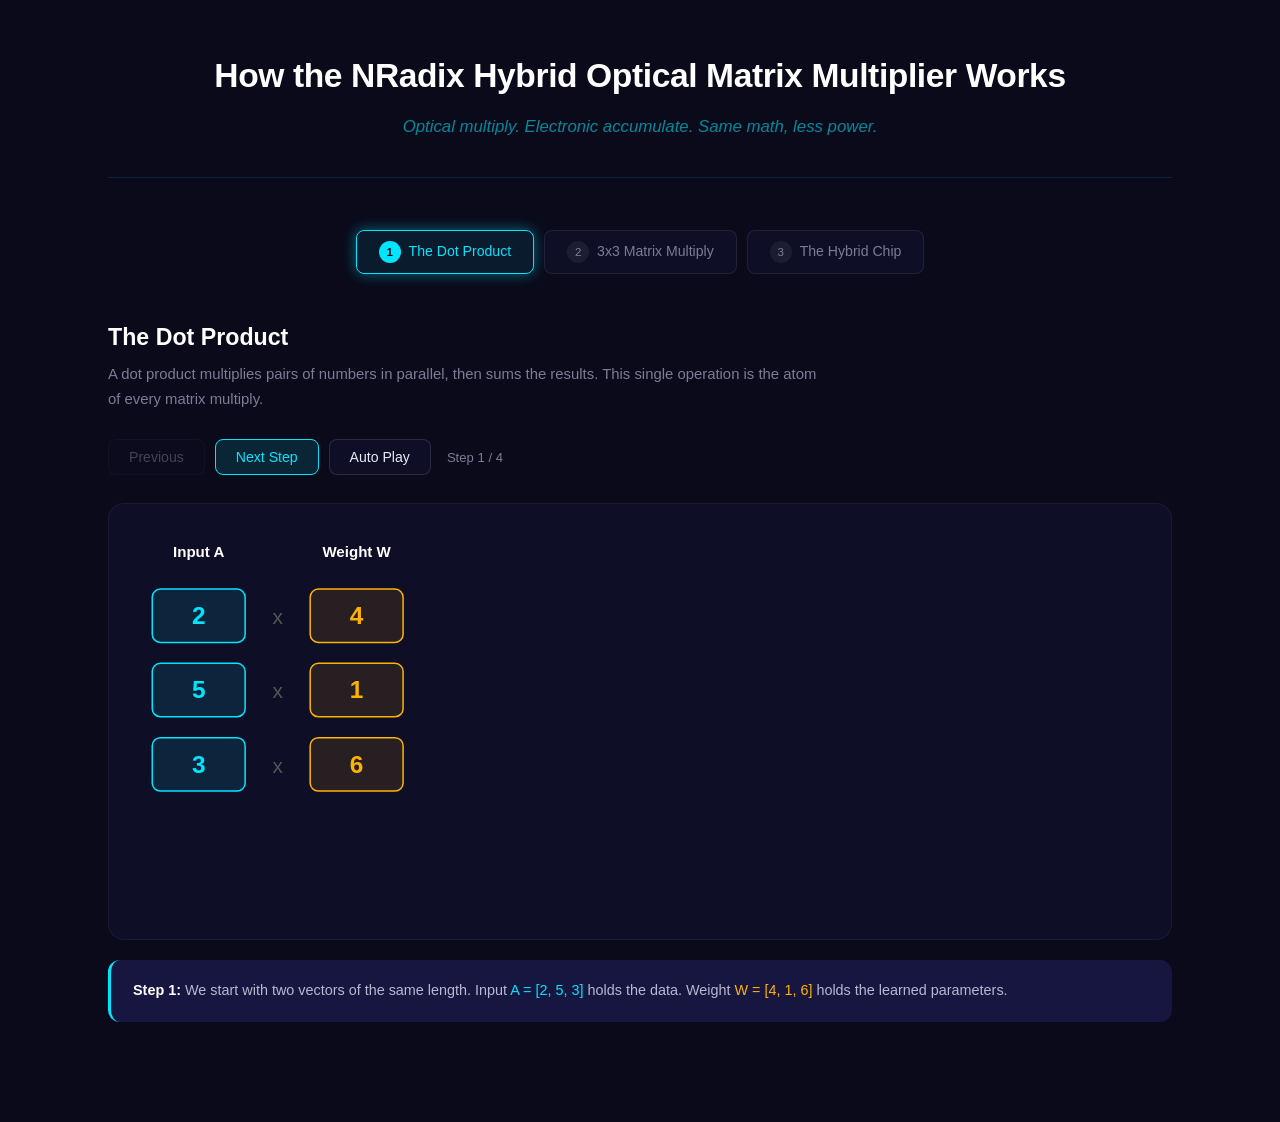
<file: docs/learn/hybrid_matrix_multiply.html>
<!DOCTYPE html>
<html lang="en">
<head>
<meta charset="UTF-8">
<meta name="viewport" content="width=device-width, initial-scale=1.0">
<title>How the NRadix Hybrid Optical Matrix Multiplier Works</title>
<style>
*, *::before, *::after { box-sizing: border-box; margin: 0; padding: 0; }

:root {
  --bg: #0a0a1a;
  --bg2: #0e0e26;
  --bg3: #161640;
  --cyan: #00e5ff;
  --cyan-dim: #00899a;
  --blue: #4488ff;
  --blue-dim: #2a5ab8;
  --amber: #ffb300;
  --amber-dim: #b37e00;
  --green: #00e676;
  --green-dim: #00a050;
  --white: #eaeaf4;
  --gray: #7c7c96;
  --text: #b8b8d0;
  --glow-cyan: 0 0 14px rgba(0,229,255,0.45);
  --glow-amber: 0 0 14px rgba(255,179,0,0.45);
  --glow-green: 0 0 14px rgba(0,230,118,0.45);
}

body {
  background: var(--bg);
  color: var(--text);
  font-family: -apple-system, BlinkMacSystemFont, 'Segoe UI', 'Inter', Roboto, Oxygen, sans-serif;
  line-height: 1.65;
  min-height: 100vh;
  overflow-x: hidden;
}

.container {
  max-width: 1120px;
  margin: 0 auto;
  padding: 48px 28px 100px;
}

header {
  text-align: center;
  margin-bottom: 52px;
  padding-bottom: 36px;
  border-bottom: 1px solid rgba(0,229,255,0.12);
}
header h1 {
  font-size: 2.1rem;
  font-weight: 700;
  color: #fff;
  letter-spacing: -0.4px;
  margin-bottom: 10px;
}
header .subtitle {
  font-size: 1.05rem;
  color: var(--cyan-dim);
  font-weight: 400;
  font-style: italic;
}

/* Tabs */
.section-nav { display: flex; justify-content: center; gap: 10px; margin-bottom: 44px; flex-wrap: wrap; }
.section-tab {
  padding: 10px 22px;
  border: 1px solid rgba(255,255,255,0.08);
  border-radius: 8px;
  background: var(--bg2);
  color: var(--gray);
  font-size: 0.88rem;
  cursor: pointer;
  transition: all 0.3s;
  font-family: inherit;
}
.section-tab:hover { border-color: rgba(0,229,255,0.25); color: var(--white); }
.section-tab.active {
  background: rgba(0,229,255,0.08);
  border-color: var(--cyan);
  color: var(--cyan);
  box-shadow: var(--glow-cyan);
}
.tab-num {
  display: inline-block;
  width: 22px; height: 22px;
  line-height: 22px;
  text-align: center;
  border-radius: 50%;
  background: rgba(255,255,255,0.06);
  font-size: 0.72rem;
  margin-right: 8px;
  vertical-align: middle;
}
.section-tab.active .tab-num { background: var(--cyan); color: var(--bg); font-weight: 700; }

/* Sections */
.section { display: none; }
.section.active { display: block; }
.section-title { font-size: 1.45rem; font-weight: 600; color: #fff; margin-bottom: 6px; }
.section-desc { color: var(--gray); margin-bottom: 28px; max-width: 720px; font-size: 0.93rem; }

/* Controls */
.step-controls { display: flex; align-items: center; gap: 10px; margin-bottom: 28px; flex-wrap: wrap; }
.btn {
  padding: 9px 20px;
  border: 1px solid rgba(255,255,255,0.12);
  border-radius: 8px;
  background: var(--bg2);
  color: var(--white);
  font-size: 0.88rem;
  cursor: pointer;
  transition: all 0.25s;
  font-family: inherit;
  user-select: none;
}
.btn:hover { background: var(--bg3); border-color: rgba(255,255,255,0.25); }
.btn:disabled { opacity: 0.25; cursor: default; pointer-events: none; }
.btn.primary { background: rgba(0,229,255,0.12); border-color: var(--cyan); color: var(--cyan); }
.btn.primary:hover { background: rgba(0,229,255,0.22); }
.step-indicator { font-size: 0.82rem; color: var(--gray); margin-left: 6px; }

/* SVG box */
.viz-container {
  background: var(--bg2);
  border: 1px solid rgba(255,255,255,0.05);
  border-radius: 16px;
  padding: 20px;
  margin-bottom: 20px;
  overflow: hidden;
}
.viz-container svg { width: 100%; height: auto; display: block; }
svg text { font-family: -apple-system, BlinkMacSystemFont, 'Segoe UI', 'Inter', Roboto, sans-serif; }

/* Annotations */
.annotation {
  background: var(--bg3);
  border-radius: 12px;
  padding: 18px 22px;
  margin-top: 20px;
  border-left: 3px solid var(--cyan);
  font-size: 0.9rem;
  line-height: 1.75;
}
.annotation.amber { border-left-color: var(--amber); }
.annotation.green { border-left-color: var(--green); }
.annotation strong { color: #fff; }
.label {
  display: inline-block;
  padding: 2px 9px;
  border-radius: 4px;
  font-size: 0.75rem;
  font-weight: 700;
  text-transform: uppercase;
  letter-spacing: 0.6px;
  margin-right: 4px;
  vertical-align: middle;
}
.label.opt { background: rgba(0,229,255,0.13); color: var(--cyan); }
.label.elec { background: rgba(0,230,118,0.13); color: var(--green); }
.label.conv { background: rgba(255,179,0,0.13); color: var(--amber); }

/* Callout */
.callout {
  background: linear-gradient(135deg, rgba(0,229,255,0.06), rgba(0,230,118,0.06));
  border: 1px solid rgba(0,229,255,0.18);
  border-radius: 12px;
  padding: 24px 28px;
  margin-top: 28px;
  font-size: 0.93rem;
  line-height: 1.85;
}
.callout-title { font-weight: 700; color: #fff; font-size: 1rem; margin-bottom: 6px; }

/* Legend */
.legend { display: flex; gap: 22px; flex-wrap: wrap; margin-bottom: 20px; }
.legend-item { display: flex; align-items: center; gap: 7px; font-size: 0.8rem; color: var(--gray); }
.legend-dot { width: 11px; height: 11px; border-radius: 50%; }
.legend-dot.opt { background: var(--cyan); box-shadow: var(--glow-cyan); }
.legend-dot.conv { background: var(--amber); box-shadow: var(--glow-amber); }
.legend-dot.elec { background: var(--green); box-shadow: var(--glow-green); }

/* Clickable cells */
.cell-click { cursor: pointer; }
.cell-click:hover rect { filter: brightness(1.4); }

@keyframes dashFlow {
  to { stroke-dashoffset: -20; }
}
</style>
</head>
<body>
<div class="container">

<header>
  <h1>How the NRadix Hybrid Optical Matrix Multiplier Works</h1>
  <p class="subtitle">Optical multiply. Electronic accumulate. Same math, less power.</p>
</header>

<nav class="section-nav">
  <button class="section-tab active" onclick="goSec(0)"><span class="tab-num">1</span>The Dot Product</button>
  <button class="section-tab" onclick="goSec(1)"><span class="tab-num">2</span>3x3 Matrix Multiply</button>
  <button class="section-tab" onclick="goSec(2)"><span class="tab-num">3</span>The Hybrid Chip</button>
</nav>

<!-- ======================== SECTION 0 ======================== -->
<div class="section active" id="sec0">
  <h2 class="section-title">The Dot Product</h2>
  <p class="section-desc">A dot product multiplies pairs of numbers in parallel, then sums the results. This single operation is the atom of every matrix multiply.</p>
  <div class="step-controls">
    <button class="btn" id="s0-prev" onclick="s0Prev()" disabled>Previous</button>
    <button class="btn primary" id="s0-next" onclick="s0Next()">Next Step</button>
    <button class="btn" id="s0-auto" onclick="s0Auto()">Auto Play</button>
    <span class="step-indicator" id="s0-ind">Step 1 / 4</span>
  </div>
  <div class="viz-container">
    <svg id="svg0" viewBox="0 0 880 340">
      <defs>
        <filter id="gc"><feGaussianBlur stdDeviation="3" result="b"/><feMerge><feMergeNode in="b"/><feMergeNode in="SourceGraphic"/></feMerge></filter>
        <filter id="gg"><feGaussianBlur stdDeviation="3" result="b"/><feMerge><feMergeNode in="b"/><feMergeNode in="SourceGraphic"/></feMerge></filter>
      </defs>

      <!-- Vector A -->
      <g id="s0g-va" opacity="0">
        <text x="60" y="28" fill="#fff" font-size="13" font-weight="600" text-anchor="middle">Input A</text>
        <rect x="20" y="56" width="80" height="46" rx="7" fill="rgba(0,229,255,0.1)" stroke="#00e5ff" stroke-width="1.3"/>
        <text x="60" y="86" fill="#00e5ff" font-size="21" font-weight="700" text-anchor="middle">2</text>
        <rect x="20" y="120" width="80" height="46" rx="7" fill="rgba(0,229,255,0.1)" stroke="#00e5ff" stroke-width="1.3"/>
        <text x="60" y="150" fill="#00e5ff" font-size="21" font-weight="700" text-anchor="middle">5</text>
        <rect x="20" y="184" width="80" height="46" rx="7" fill="rgba(0,229,255,0.1)" stroke="#00e5ff" stroke-width="1.3"/>
        <text x="60" y="214" fill="#00e5ff" font-size="21" font-weight="700" text-anchor="middle">3</text>
      </g>

      <!-- Multiply symbols -->
      <g id="s0g-x" opacity="0">
        <text x="128" y="86" fill="#555" font-size="18" text-anchor="middle">x</text>
        <text x="128" y="150" fill="#555" font-size="18" text-anchor="middle">x</text>
        <text x="128" y="214" fill="#555" font-size="18" text-anchor="middle">x</text>
      </g>

      <!-- Vector W -->
      <g id="s0g-vw" opacity="0">
        <text x="196" y="28" fill="#fff" font-size="13" font-weight="600" text-anchor="middle">Weight W</text>
        <rect x="156" y="56" width="80" height="46" rx="7" fill="rgba(255,179,0,0.1)" stroke="#ffb300" stroke-width="1.3"/>
        <text x="196" y="86" fill="#ffb300" font-size="21" font-weight="700" text-anchor="middle">4</text>
        <rect x="156" y="120" width="80" height="46" rx="7" fill="rgba(255,179,0,0.1)" stroke="#ffb300" stroke-width="1.3"/>
        <text x="196" y="150" fill="#ffb300" font-size="21" font-weight="700" text-anchor="middle">1</text>
        <rect x="156" y="184" width="80" height="46" rx="7" fill="rgba(255,179,0,0.1)" stroke="#ffb300" stroke-width="1.3"/>
        <text x="196" y="214" fill="#ffb300" font-size="21" font-weight="700" text-anchor="middle">6</text>
      </g>

      <!-- Arrows -->
      <g id="s0g-arr" opacity="0">
        <line x1="236" y1="79" x2="310" y2="79" stroke="#444" stroke-width="1.2" stroke-dasharray="5,4"/>
        <line x1="236" y1="143" x2="310" y2="143" stroke="#444" stroke-width="1.2" stroke-dasharray="5,4"/>
        <line x1="236" y1="207" x2="310" y2="207" stroke="#444" stroke-width="1.2" stroke-dasharray="5,4"/>
      </g>

      <!-- Parallel multiply -->
      <g id="s0g-prod" opacity="0">
        <text x="410" y="30" fill="#00e5ff" font-size="12" font-weight="700" text-anchor="middle" filter="url(#gc)">MULTIPLY (parallel)</text>
        <rect x="316" y="56" width="188" height="46" rx="7" fill="rgba(0,229,255,0.06)" stroke="#00e5ff" stroke-width="1.3"/>
        <text x="410" y="85" fill="#fff" font-size="16" text-anchor="middle">2 x 4 = <tspan font-weight="700" fill="#00e5ff">8</tspan></text>
        <rect x="316" y="120" width="188" height="46" rx="7" fill="rgba(0,229,255,0.06)" stroke="#00e5ff" stroke-width="1.3"/>
        <text x="410" y="149" fill="#fff" font-size="16" text-anchor="middle">5 x 1 = <tspan font-weight="700" fill="#00e5ff">5</tspan></text>
        <rect x="316" y="184" width="188" height="46" rx="7" fill="rgba(0,229,255,0.06)" stroke="#00e5ff" stroke-width="1.3"/>
        <text x="410" y="213" fill="#fff" font-size="16" text-anchor="middle">3 x 6 = <tspan font-weight="700" fill="#00e5ff">18</tspan></text>
        <!-- Simultaneous bar -->
        <rect x="516" y="54" width="3" height="180" rx="1.5" fill="#00e5ff" opacity="0.45"/>
        <text x="530" y="130" fill="#00e5ff" font-size="10" opacity="0.7">all 3</text>
        <text x="530" y="144" fill="#00e5ff" font-size="10" opacity="0.7">at once</text>
      </g>

      <!-- Converge arrows -->
      <g id="s0g-conv" opacity="0">
        <line x1="504" y1="79" x2="600" y2="140" stroke="#00e676" stroke-width="1.3" stroke-dasharray="5,4"/>
        <line x1="504" y1="143" x2="600" y2="148" stroke="#00e676" stroke-width="1.3" stroke-dasharray="5,4"/>
        <line x1="504" y1="207" x2="600" y2="156" stroke="#00e676" stroke-width="1.3" stroke-dasharray="5,4"/>
      </g>

      <!-- Accumulate -->
      <g id="s0g-acc" opacity="0">
        <text x="700" y="110" fill="#00e676" font-size="12" font-weight="700" text-anchor="middle" filter="url(#gg)">ACCUMULATE (sum)</text>
        <rect x="610" y="126" width="180" height="46" rx="7" fill="rgba(0,230,118,0.06)" stroke="#00e676" stroke-width="1.3"/>
        <text x="700" y="155" fill="#fff" font-size="15" text-anchor="middle">8 + 5 + 18 = <tspan font-weight="700" fill="#00e676">31</tspan></text>
      </g>

      <!-- Result pill -->
      <g id="s0g-res" opacity="0">
        <rect x="630" y="196" width="140" height="42" rx="21" fill="rgba(0,230,118,0.12)" stroke="#00e676" stroke-width="2"/>
        <text x="700" y="223" fill="#00e676" font-size="19" font-weight="700" text-anchor="middle" filter="url(#gg)">Result: 31</text>
        <text x="700" y="264" fill="#666" font-size="11" text-anchor="middle">One dot product = one output number</text>
      </g>
    </svg>
  </div>
  <div class="annotation" id="s0-ann"></div>
</div>

<!-- ======================== SECTION 1 ======================== -->
<div class="section" id="sec1">
  <h2 class="section-title">Full 3x3 Matrix Multiply</h2>
  <p class="section-desc">A matrix multiply is many dot products. A 3x3 output has 9 cells -- each one is a dot product between a row of A and a column of B. Click any output cell to see the breakdown.</p>
  <div class="step-controls">
    <button class="btn" id="s1-prev" onclick="s1Prev()" disabled>Previous</button>
    <button class="btn primary" id="s1-next" onclick="s1Next()">Next Step</button>
    <button class="btn" id="s1-auto" onclick="s1Auto()">Auto Play</button>
    <span class="step-indicator" id="s1-ind">Step 1 / 3</span>
  </div>
  <div class="viz-container">
    <svg id="svg1" viewBox="0 0 880 440"></svg>
  </div>
  <div class="annotation" id="s1-ann"></div>
</div>

<!-- ======================== SECTION 2 ======================== -->
<div class="section" id="sec2">
  <h2 class="section-title">The Hybrid Optical-Electronic Chip</h2>
  <p class="section-desc">The NRadix chip splits matrix multiplication across two physical domains: light handles the multiplications (all at once), electronics handles the additions.</p>
  <div class="step-controls">
    <button class="btn" id="s2-prev" onclick="s2Prev()" disabled>Previous</button>
    <button class="btn primary" id="s2-next" onclick="s2Next()">Next Step</button>
    <button class="btn" id="s2-auto" onclick="s2Auto()">Auto Play</button>
    <span class="step-indicator" id="s2-ind">Step 1 / 5</span>
  </div>
  <div class="legend">
    <div class="legend-item"><div class="legend-dot opt"></div>Optical domain</div>
    <div class="legend-item"><div class="legend-dot conv"></div>Opto-electronic boundary</div>
    <div class="legend-item"><div class="legend-dot elec"></div>Electronic domain</div>
  </div>
  <div class="viz-container">
    <svg id="svg2" viewBox="0 0 980 580"></svg>
  </div>
  <div class="annotation" id="s2-ann"></div>
  <div class="callout" id="s2-callout" style="display:none">
    <div class="callout-title">Why This Matters</div>
    The optical chip does the <strong>MULTIPLY</strong> -- the expensive part -- all N<sup>2</sup> multiplications happen at the speed of light, simultaneously, in a single clock cycle. Electronics does the <strong>ACCUMULATE</strong> -- the cheap part -- simple addition in adder trees.<br><br>
    The result: <strong>same throughput as a TPU, at a fraction of the power.</strong> Light does not dissipate heat the way transistor switching does, so the most power-hungry operation (multiply) becomes nearly free.
  </div>
</div>

</div><!-- /container -->

<script>
// ============ Section navigation ============
let curSec = 0;
function goSec(i) {
  curSec = i;
  document.querySelectorAll('.section').forEach((s,k) => s.classList.toggle('active', k===i));
  document.querySelectorAll('.section-tab').forEach((t,k) => t.classList.toggle('active', k===i));
  if (i===1 && !s1Ready) buildS1();
  if (i===2 && !s2Ready) buildS2();
}

// ============ Helpers ============
function fade(id, on) {
  const el = document.getElementById(id);
  if (!el) return;
  el.style.transition = 'opacity 0.55s ease';
  el.style.opacity = on ? 1 : 0;
}

// ============ SECTION 0: Dot Product ============
let s0 = 0;
const s0Max = 3;
const s0Groups = [
  ['s0g-va','s0g-x','s0g-vw'],        // step 0: show inputs
  ['s0g-arr','s0g-prod'],              // step 1: multiply
  ['s0g-conv','s0g-acc'],              // step 2: accumulate
  ['s0g-res'],                         // step 3: result
];
const s0Ann = [
  '<strong>Step 1:</strong> We start with two vectors of the same length. Input <span style="color:#00e5ff">A = [2, 5, 3]</span> holds the data. Weight <span style="color:#ffb300">W = [4, 1, 6]</span> holds the learned parameters.',
  '<strong>Step 2:</strong> Each pair is multiplied <em>in parallel</em> -- all three multiplications happen at the same time. This is where the real computational work is.',
  '<strong>Step 3:</strong> The three products are summed into a single number. This accumulation step is computationally cheap compared to the multiply.',
  '<strong>Step 4:</strong> The result -- <span style="color:#00e676;font-weight:700">31</span> -- is a single element of the output matrix. A full matrix multiply repeats this for every row-column pair.',
];

function s0Render() {
  // Turn on all groups up to current step
  const allIds = s0Groups.flat();
  const onIds = new Set();
  for (let i = 0; i <= s0; i++) s0Groups[i].forEach(id => onIds.add(id));
  allIds.forEach(id => fade(id, onIds.has(id)));
  document.getElementById('s0-ann').innerHTML = s0Ann[s0];
  document.getElementById('s0-ind').textContent = `Step ${s0+1} / ${s0Max+1}`;
  document.getElementById('s0-prev').disabled = s0===0;
  document.getElementById('s0-next').disabled = s0===s0Max;
}
function s0Next() { if(s0<s0Max){s0++;s0Render();} }
function s0Prev() { if(s0>0){s0--;s0Render();} }
function s0Auto() { s0=0;s0Render(); let n=0; const iv=setInterval(()=>{n++;if(n>s0Max){clearInterval(iv);return;}s0=n;s0Render();},1300); }
setTimeout(s0Render, 80);

// ============ SECTION 1: 3x3 Matrix Multiply ============
let s1Ready = false, s1 = 0;
const s1Max = 2;
const MA = [[1,2,3],[4,5,6],[7,8,9]];
const MB = [[9,8,7],[6,5,4],[3,2,1]];
const MC = [[],[],[]];
for(let i=0;i<3;i++) for(let j=0;j<3;j++){MC[i][j]=0;for(let k=0;k<3;k++) MC[i][j]+=MA[i][k]*MB[k][j];}

function buildS1() {
  s1Ready = true;
  const svg = document.getElementById('svg1');
  const cs=54, g=5;
  let h='';

  // Matrix A
  const ax=40,ay=90;
  h+=`<text x="${ax+82}" y="${ay-14}" fill="#fff" font-size="14" font-weight="600" text-anchor="middle">Matrix A</text>`;
  for(let i=0;i<3;i++) for(let j=0;j<3;j++){
    const x=ax+j*(cs+g), y=ay+i*(cs+g);
    h+=`<rect id="a${i}${j}" x="${x}" y="${y}" width="${cs}" height="${cs}" rx="6" fill="rgba(0,229,255,0.08)" stroke="#00e5ff" stroke-width="1"/>`;
    h+=`<text x="${x+cs/2}" y="${y+cs/2+6}" fill="#00e5ff" font-size="17" font-weight="600" text-anchor="middle">${MA[i][j]}</text>`;
  }

  h+=`<text x="240" y="${ay+90}" fill="#444" font-size="26" text-anchor="middle" font-weight="300">x</text>`;

  // Matrix B
  const bx=274,by=90;
  h+=`<text x="${bx+82}" y="${by-14}" fill="#fff" font-size="14" font-weight="600" text-anchor="middle">Matrix B</text>`;
  for(let i=0;i<3;i++) for(let j=0;j<3;j++){
    const x=bx+j*(cs+g), y=by+i*(cs+g);
    h+=`<rect id="b${i}${j}" x="${x}" y="${y}" width="${cs}" height="${cs}" rx="6" fill="rgba(255,179,0,0.08)" stroke="#ffb300" stroke-width="1"/>`;
    h+=`<text x="${x+cs/2}" y="${y+cs/2+6}" fill="#ffb300" font-size="17" font-weight="600" text-anchor="middle">${MB[i][j]}</text>`;
  }

  h+=`<text x="478" y="${ay+90}" fill="#444" font-size="26" text-anchor="middle" font-weight="300">=</text>`;

  // Matrix C
  const cx=508,cy=90;
  h+=`<text x="${cx+82}" y="${cy-14}" fill="#fff" font-size="14" font-weight="600" text-anchor="middle">Matrix C (result)</text>`;
  for(let i=0;i<3;i++) for(let j=0;j<3;j++){
    const x=cx+j*(cs+g), y=cy+i*(cs+g);
    h+=`<g class="cell-click" onclick="s1Click(${i},${j})">`;
    h+=`<rect id="c${i}${j}" x="${x}" y="${y}" width="${cs}" height="${cs}" rx="6" fill="rgba(0,230,118,0.06)" stroke="#00e676" stroke-width="1"/>`;
    h+=`<text id="ct${i}${j}" x="${x+cs/2}" y="${y+cs/2+6}" fill="#00e676" font-size="17" font-weight="600" text-anchor="middle">${MC[i][j]}</text>`;
    h+=`</g>`;
  }

  // Breakdown area
  h+=`<g id="s1-bd" opacity="0">`;
  h+=`<rect x="40" y="290" width="620" height="130" rx="12" fill="rgba(0,230,118,0.04)" stroke="rgba(0,230,118,0.15)" stroke-width="1"/>`;
  h+=`<text id="bd-t1" x="350" y="324" fill="#fff" font-size="14" font-weight="600" text-anchor="middle"></text>`;
  h+=`<text id="bd-t2" x="350" y="356" fill="#999" font-size="13" text-anchor="middle"></text>`;
  h+=`<text id="bd-t3" x="350" y="390" fill="#00e676" font-size="17" font-weight="700" text-anchor="middle"></text>`;
  h+=`</g>`;

  // Highlights overlay
  h+=`<g id="s1-hl"></g>`;

  svg.innerHTML = h;
  s1Render();
}

function s1Click(r,c) {
  if(s1<2) return;
  const hl = document.getElementById('s1-hl');
  let hh = '';
  const cs=54,g=5,ax=40,ay=90,bx=274,by=90,cx2=508,cy2=90;
  // highlight row of A
  for(let j=0;j<3;j++){const x=ax+j*(cs+g),y=ay+r*(cs+g);hh+=`<rect x="${x}" y="${y}" width="${cs}" height="${cs}" rx="6" fill="rgba(0,229,255,0.15)" stroke="#fff" stroke-width="2.5"/>`;}
  // highlight col of B
  for(let i=0;i<3;i++){const x=bx+c*(cs+g),y=by+i*(cs+g);hh+=`<rect x="${x}" y="${y}" width="${cs}" height="${cs}" rx="6" fill="rgba(255,179,0,0.15)" stroke="#fff" stroke-width="2.5"/>`;}
  // highlight output cell
  const ox=cx2+c*(cs+g),oy=cy2+r*(cs+g);
  hh+=`<rect x="${ox}" y="${oy}" width="${cs}" height="${cs}" rx="6" fill="rgba(0,230,118,0.2)" stroke="#fff" stroke-width="3"/>`;
  hl.innerHTML = hh;

  // Show breakdown
  const bd = document.getElementById('s1-bd');
  bd.style.transition='opacity 0.3s'; bd.style.opacity=1;
  const parts=[];
  for(let k=0;k<3;k++) parts.push(`${MA[r][k]} x ${MB[k][c]} = ${MA[r][k]*MB[k][c]}`);
  document.getElementById('bd-t1').textContent = `C[${r}][${c}]  =  Row ${r} of A  dot  Column ${c} of B`;
  document.getElementById('bd-t2').textContent = parts.join('     +     ');
  document.getElementById('bd-t3').textContent = `= ${MC[r][c]}`;
}

const s1Ann = [
  '<strong>Step 1:</strong> Two 3x3 matrices. Each element of C is a dot product between one row of A and one column of B.',
  '<strong>Step 2:</strong> That yields <strong>9 dot products</strong>, each containing 3 parallel multiplies and 1 sum. Total: 27 multiplications, 9 accumulations.',
  '<strong>Step 3:</strong> The result matrix is complete. <strong>Click any green cell</strong> to see exactly which row of A and column of B produced it.',
];

function s1Render(){
  document.getElementById('s1-ann').innerHTML = s1Ann[s1];
  document.getElementById('s1-ind').textContent = `Step ${s1+1} / ${s1Max+1}`;
  document.getElementById('s1-prev').disabled = s1===0;
  document.getElementById('s1-next').disabled = s1===s1Max;
  for(let i=0;i<3;i++) for(let j=0;j<3;j++){
    const r=document.getElementById(`c${i}${j}`), t=document.getElementById(`ct${i}${j}`);
    if(s1<2){r.setAttribute('fill','rgba(0,230,118,0.03)');t.textContent='?';t.setAttribute('fill','#333');}
    else{r.setAttribute('fill','rgba(0,230,118,0.06)');t.textContent=MC[i][j];t.setAttribute('fill','#00e676');}
  }
  if(s1<2){const bd=document.getElementById('s1-bd');if(bd)bd.style.opacity=0;const hl=document.getElementById('s1-hl');if(hl)hl.innerHTML='';}
}
function s1Next(){if(s1<s1Max){s1++;s1Render();}}
function s1Prev(){if(s1>0){s1--;s1Render();}}
function s1Auto(){s1=0;s1Render();let n=0;const iv=setInterval(()=>{n++;if(n>s1Max){clearInterval(iv);return;}s1=n;s1Render();},1600);}


// ============ SECTION 2: Hybrid Chip ============
let s2Ready = false, s2 = 0;
const s2Max = 4;

function buildS2() {
  s2Ready = true;
  const svg = document.getElementById('svg2');
  let h = '';

  h+=`<defs>
    <filter id="fgc"><feGaussianBlur stdDeviation="4" result="b"/><feMerge><feMergeNode in="b"/><feMergeNode in="SourceGraphic"/></feMerge></filter>
    <filter id="fga"><feGaussianBlur stdDeviation="3" result="b"/><feMerge><feMergeNode in="b"/><feMergeNode in="SourceGraphic"/></feMerge></filter>
    <filter id="fgg"><feGaussianBlur stdDeviation="3" result="b"/><feMerge><feMergeNode in="b"/><feMergeNode in="SourceGraphic"/></feMerge></filter>
  </defs>`;

  const sz=72, gap=20, gx=210, gy=120;
  const rowY = i => gy + i*(sz+gap) + sz/2;
  const colX = j => gx + j*(sz+gap) + sz/2;

  // === Layer 1: Input lasers (left) ===
  h+=`<g id="s2g-in" opacity="0">`;
  h+=`<text x="24" y="46" fill="#00e5ff" font-size="14" font-weight="700" filter="url(#fgc)">OPTICAL DOMAIN</text>`;
  h+=`<text x="24" y="64" fill="#00899a" font-size="10">Input A encoded as laser wavelengths</text>`;
  for(let i=0;i<3;i++){
    const y=rowY(i);
    h+=`<rect x="16" y="${y-20}" width="120" height="40" rx="8" fill="rgba(0,229,255,0.07)" stroke="#00e5ff" stroke-width="1.2"/>`;
    h+=`<text x="76" y="${y-1}" fill="#00e5ff" font-size="11" font-weight="600" text-anchor="middle">A row ${i}: [${MA[i].join(', ')}]</text>`;
    h+=`<text x="76" y="${y+13}" fill="#00899a" font-size="8" text-anchor="middle">3 wavelengths</text>`;
    // Animated beams to SFG grid
    for(let j=0;j<3;j++){
      const tx=gx+j*(sz+gap);
      h+=`<line x1="136" y1="${y}" x2="${tx}" y2="${y}" stroke="#00e5ff" stroke-width="2" opacity="0.35" stroke-dasharray="8,5"><animate attributeName="stroke-dashoffset" from="26" to="0" dur="1.2s" repeatCount="indefinite"/></line>`;
    }
  }
  h+=`</g>`;

  // === Layer 1b: Weight lasers (top) ===
  h+=`<g id="s2g-wt" opacity="0">`;
  h+=`<text x="${gx}" y="28" fill="#4488ff" font-size="13" font-weight="700">Weight B as laser wavelengths</text>`;
  for(let j=0;j<3;j++){
    const x=colX(j);
    h+=`<rect x="${x-50}" y="42" width="100" height="36" rx="8" fill="rgba(68,136,255,0.06)" stroke="#4488ff" stroke-width="1.2"/>`;
    h+=`<text x="${x}" y="58" fill="#4488ff" font-size="10" font-weight="600" text-anchor="middle">B col ${j}: [${MB[0][j]}, ${MB[1][j]}, ${MB[2][j]}]</text>`;
    h+=`<text x="${x}" y="72" fill="#2a5ab8" font-size="8" text-anchor="middle">3 wavelengths</text>`;
    for(let i=0;i<3;i++){
      const ty=gy+i*(sz+gap);
      h+=`<line x1="${x}" y1="78" x2="${x}" y2="${ty}" stroke="#4488ff" stroke-width="2" opacity="0.35" stroke-dasharray="8,5"><animate attributeName="stroke-dashoffset" from="26" to="0" dur="1.2s" repeatCount="indefinite"/></line>`;
    }
  }
  h+=`</g>`;

  // === Layer 2: SFG Grid ===
  h+=`<g id="s2g-sfg" opacity="0">`;
  for(let i=0;i<3;i++) for(let j=0;j<3;j++){
    const x=gx+j*(sz+gap), y=gy+i*(sz+gap);
    // Each SFG[i][j] computes A[i][j]*B[j][?] -- in this grid layout,
    // SFG at row i, col j receives A_row_i's j-th wavelength and B_col_?'s j-th wavelength.
    // For a dot product for output C[i][c], the j-th SFG in that row computes A[i][j]*B[j][c].
    // We show the product for c=j to keep it concrete (diagonal):
    const prod = MA[i][j] * MB[j][j];
    h+=`<rect x="${x}" y="${y}" width="${sz}" height="${sz}" rx="10" fill="rgba(0,229,255,0.05)" stroke="#00e5ff" stroke-width="1.5"/>`;
    h+=`<text x="${x+sz/2}" y="${y+18}" fill="#00e5ff" font-size="10" font-weight="700" text-anchor="middle">SFG</text>`;
    h+=`<text x="${x+sz/2}" y="${y+35}" fill="#aab" font-size="9" text-anchor="middle">${MA[i][j]} x ${MB[j][j]}</text>`;
    h+=`<text x="${x+sz/2}" y="${y+52}" fill="#00e5ff" font-size="13" font-weight="700" text-anchor="middle">= ${prod}</text>`;
    // Light flash circle
    h+=`<circle cx="${x+sz/2}" cy="${y+sz/2}" r="${sz/2-2}" fill="none" stroke="#00e5ff" stroke-width="0.5" opacity="0.2"/>`;
  }
  h+=`<text x="${gx + (sz+gap)*1.5 - gap/2}" y="${gy + 3*(sz+gap)+8}" fill="#00e5ff" font-size="11" font-weight="700" text-anchor="middle" filter="url(#fgc)">All 9 SFG units fire SIMULTANEOUSLY -- N squared multiplies in one cycle</text>`;
  h+=`</g>`;

  // === Layer 3: Photodetectors ===
  const pdX0 = gx + 3*(sz+gap) + 24;
  h+=`<g id="s2g-pd" opacity="0">`;
  // Vertical boundary line
  h+=`<line x1="${pdX0-12}" y1="${gy-10}" x2="${pdX0-12}" y2="${gy+3*(sz+gap)-gap+10}" stroke="#ffb300" stroke-width="1" opacity="0.3" stroke-dasharray="6,4"/>`;
  h+=`<text x="${pdX0+40}" y="${gy-22}" fill="#ffb300" font-size="12" font-weight="700" filter="url(#fga)">OPTO-ELECTRONIC BOUNDARY</text>`;
  h+=`<text x="${pdX0+40}" y="${gy-8}" fill="#b37e00" font-size="9">Photodetectors convert light to electrical signal</text>`;

  for(let i=0;i<3;i++){
    for(let j=0;j<3;j++){
      const sfgRightX = gx + j*(sz+gap) + sz;
      const sfgCY = gy + i*(sz+gap) + sz/2;
      const pdx = pdX0 + j*36;
      const pdy = gy + i*(sz+gap) + 10 + j*18;

      h+=`<line x1="${sfgRightX}" y1="${sfgCY}" x2="${pdx}" y2="${pdy+9}" stroke="#ffb300" stroke-width="1.2" opacity="0.4" stroke-dasharray="4,3"/>`;
      h+=`<rect x="${pdx}" y="${pdy}" width="30" height="18" rx="4" fill="rgba(255,179,0,0.1)" stroke="#ffb300" stroke-width="1"/>`;
      h+=`<text x="${pdx+15}" y="${pdy+13}" fill="#ffb300" font-size="7" text-anchor="middle" font-weight="700">PD</text>`;
    }
  }
  h+=`</g>`;

  // === Layer 4: Adder trees ===
  const adX0 = pdX0 + 130;
  h+=`<g id="s2g-add" opacity="0">`;
  h+=`<text x="${adX0+20}" y="${gy-22}" fill="#00e676" font-size="12" font-weight="700" filter="url(#fgg)">ELECTRONIC DOMAIN</text>`;
  h+=`<text x="${adX0+20}" y="${gy-8}" fill="#00a050" font-size="9">Adder trees: sum 3 products per output row</text>`;

  for(let i=0;i<3;i++){
    const treeY = rowY(i);
    // Lines from PD to adder
    for(let j=0;j<3;j++){
      const pdRX = pdX0 + j*36 + 30;
      const pdCY = gy + i*(sz+gap) + 10 + j*18 + 9;
      h+=`<line x1="${pdRX}" y1="${pdCY}" x2="${adX0}" y2="${treeY}" stroke="#00e676" stroke-width="1.2" opacity="0.4" stroke-dasharray="4,3"/>`;
    }

    // Triangle adder
    const tw=56, th=28;
    h+=`<polygon points="${adX0},${treeY-th} ${adX0},${treeY+th} ${adX0+tw},${treeY}" fill="rgba(0,230,118,0.06)" stroke="#00e676" stroke-width="1.5"/>`;
    h+=`<text x="${adX0+18}" y="${treeY+1}" fill="#00e676" font-size="9" font-weight="700">SUM</text>`;
    h+=`<text x="${adX0+18}" y="${treeY+12}" fill="#00a050" font-size="7">3 terms</text>`;

    // Arrow out
    h+=`<line x1="${adX0+tw}" y1="${treeY}" x2="${adX0+tw+30}" y2="${treeY}" stroke="#00e676" stroke-width="2"/>`;
    h+=`<polygon points="${adX0+tw+26},${treeY-4} ${adX0+tw+34},${treeY} ${adX0+tw+26},${treeY+4}" fill="#00e676"/>`;

    // Result box
    const rx0 = adX0+tw+38;
    h+=`<rect x="${rx0}" y="${treeY-18}" width="100" height="36" rx="10" fill="rgba(0,230,118,0.1)" stroke="#00e676" stroke-width="2"/>`;
    // Show actual dot product results for row i
    const rowResult = MC[i]; // [C[i][0], C[i][1], C[i][2]]
    h+=`<text x="${rx0+50}" y="${treeY-2}" fill="#fff" font-size="10" text-anchor="middle">Row ${i} of C</text>`;
    h+=`<text x="${rx0+50}" y="${treeY+14}" fill="#00e676" font-size="12" font-weight="700" text-anchor="middle">[${rowResult.join(', ')}]</text>`;
  }
  h+=`<text x="${adX0+30}" y="${gy+3*(sz+gap)+8}" fill="#00e676" font-size="10" font-weight="600" text-anchor="middle">3 adder trees run in parallel</text>`;
  h+=`</g>`;

  svg.innerHTML = h;
  s2Render();
}

const s2Ann = [
  '<strong>Step 1:</strong> <span class="label opt">Optical</span> Input values from matrix A arrive from the left, encoded as laser wavelengths. Each of the 3 rows carries 3 wavelengths -- one per element.',
  '<strong>Step 2:</strong> <span class="label opt">Optical</span> Weight values from matrix B arrive from the top, also as wavelengths. Each column of B is a separate set of beams. The beams will intersect at the SFG grid.',
  '<strong>Step 3:</strong> <span class="label opt">Optical</span> At each intersection, a <strong>Sum Frequency Generation (SFG)</strong> unit mixes two input beams. The output frequency IS the product of the two input values. All 9 SFG units fire simultaneously -- N<sup>2</sup> multiplications in a single clock cycle, at the speed of light.',
  '<strong>Step 4:</strong> <span class="label conv">Boundary</span> Each SFG output hits a <strong>photodetector (PD)</strong> that converts the optical signal into an electrical current. This is where light becomes electricity -- the opto-electronic boundary.',
  '<strong>Step 5:</strong> <span class="label elec">Electronic</span> Simple <strong>adder trees</strong> sum the 3 products in each row to produce one dot product result. Three adder trees run in parallel (one per output row). Addition is cheap -- this is the easy part.',
];

function s2Render(){
  const groups=['s2g-in','s2g-wt','s2g-sfg','s2g-pd','s2g-add'];
  const vis=[
    [1,0,0,0,0],
    [1,1,0,0,0],
    [1,1,1,0,0],
    [1,1,1,1,0],
    [1,1,1,1,1],
  ];
  vis[s2].forEach((v,i)=>fade(groups[i],!!v));
  document.getElementById('s2-ann').innerHTML = s2Ann[s2];
  document.getElementById('s2-ind').textContent = `Step ${s2+1} / ${s2Max+1}`;
  document.getElementById('s2-prev').disabled = s2===0;
  document.getElementById('s2-next').disabled = s2===s2Max;
  document.getElementById('s2-callout').style.display = s2===s2Max?'block':'none';
}
function s2Next(){if(s2<s2Max){s2++;s2Render();}}
function s2Prev(){if(s2>0){s2--;s2Render();}}
function s2Auto(){s2=0;s2Render();let n=0;const iv=setInterval(()=>{n++;if(n>s2Max){clearInterval(iv);return;}s2=n;s2Render();},2000);}
</script>
</body>
</html>
</file>
